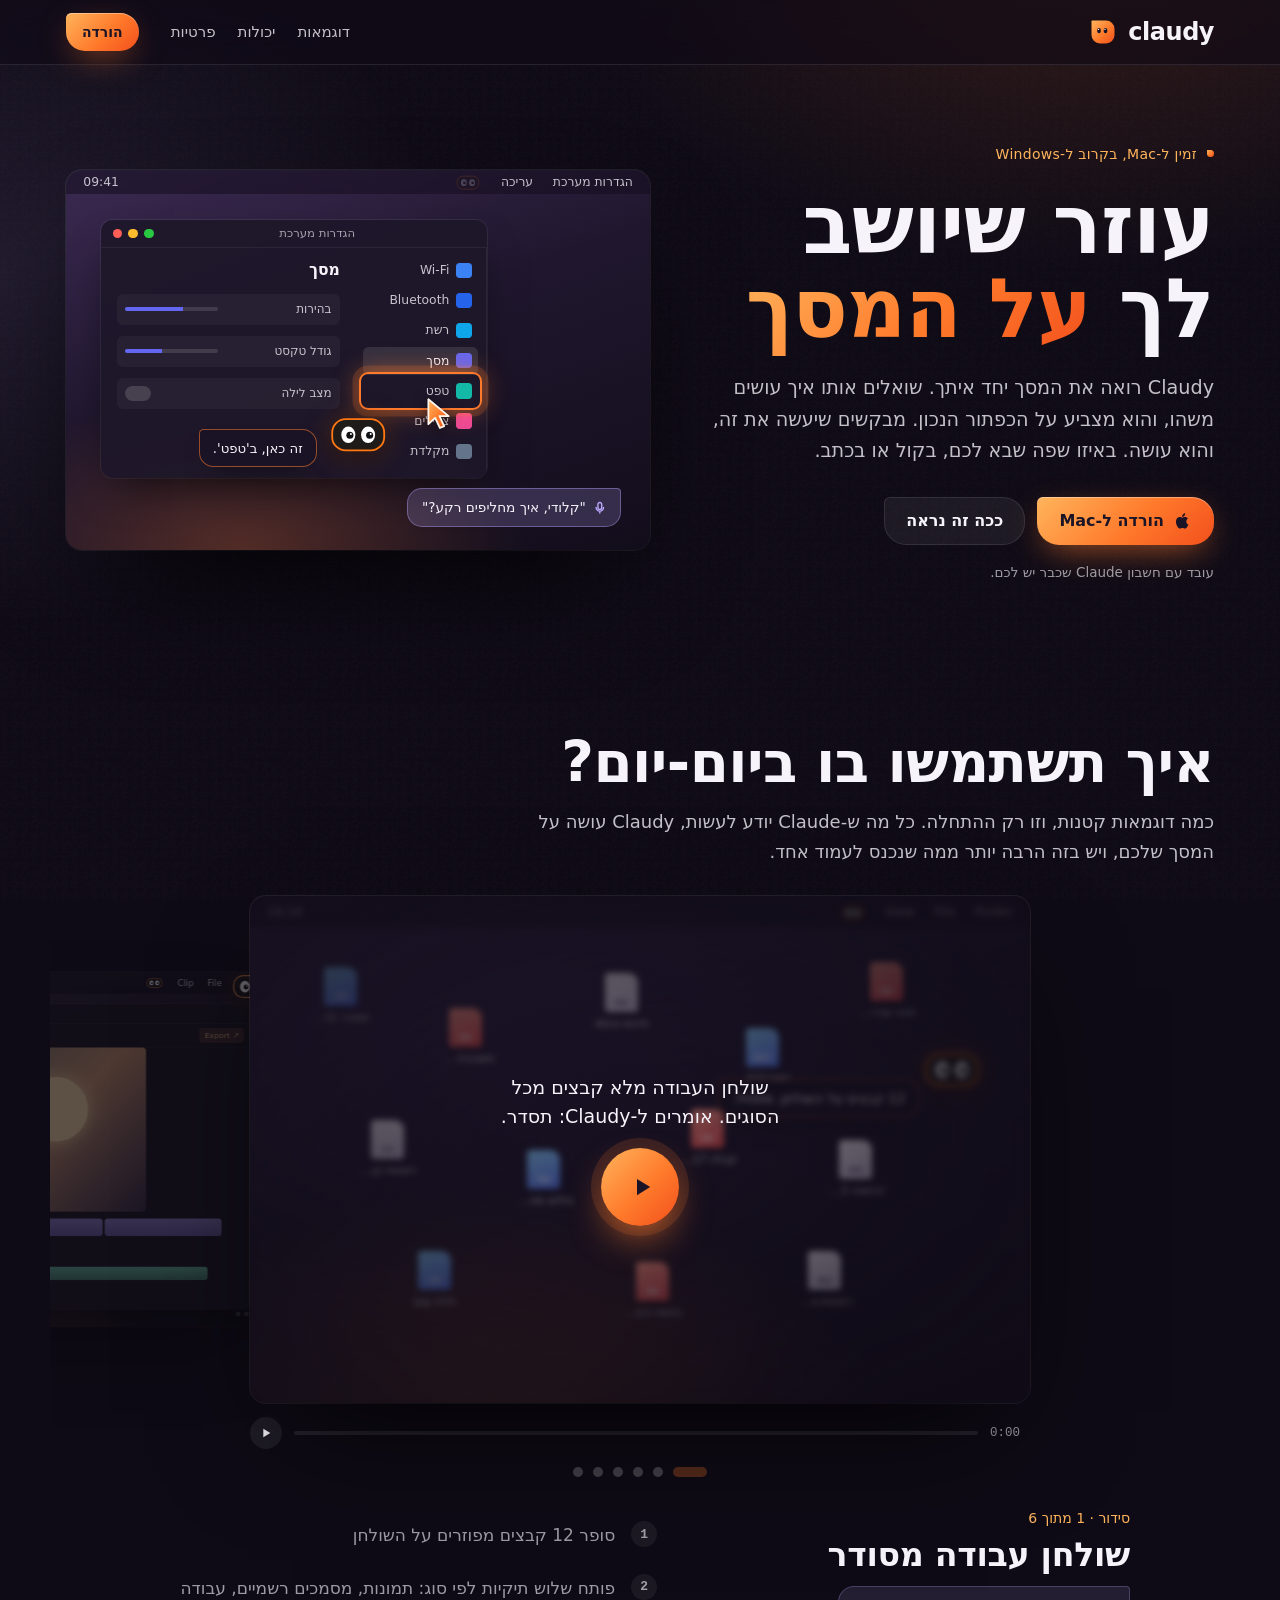
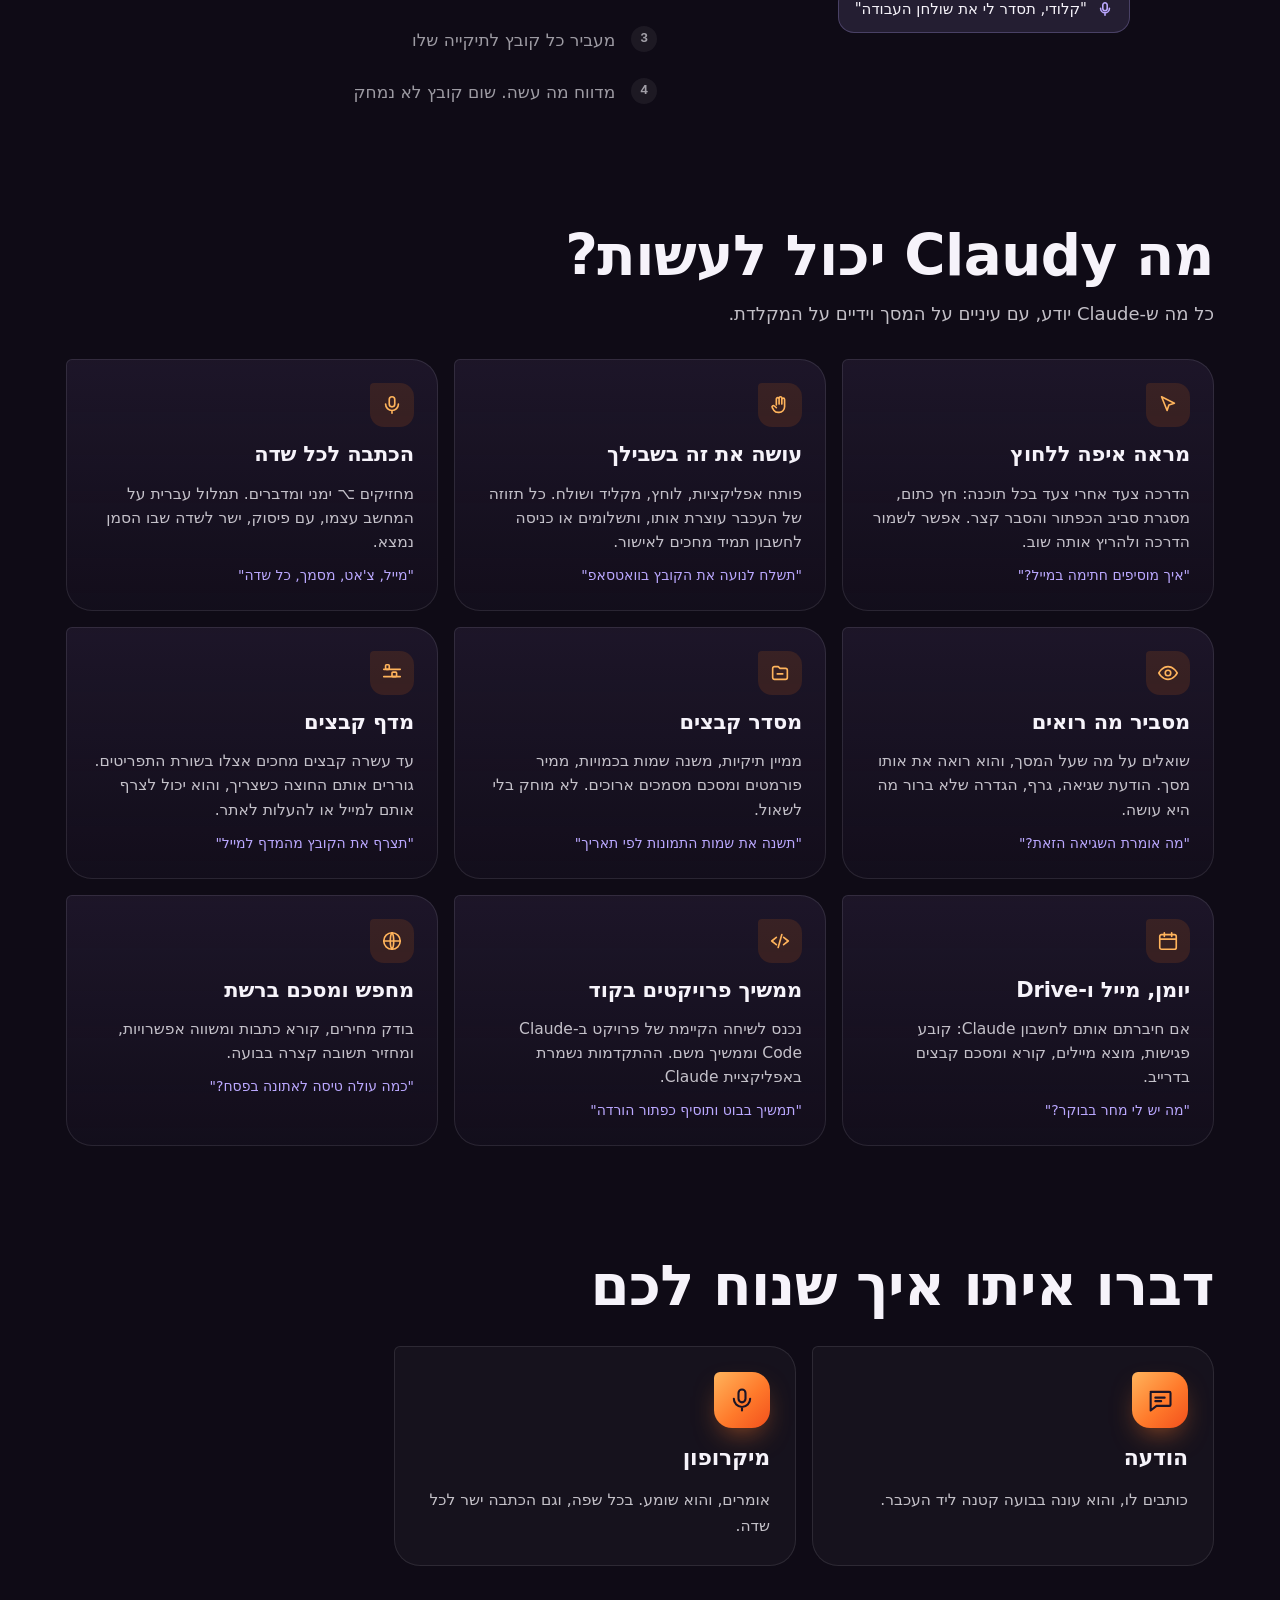
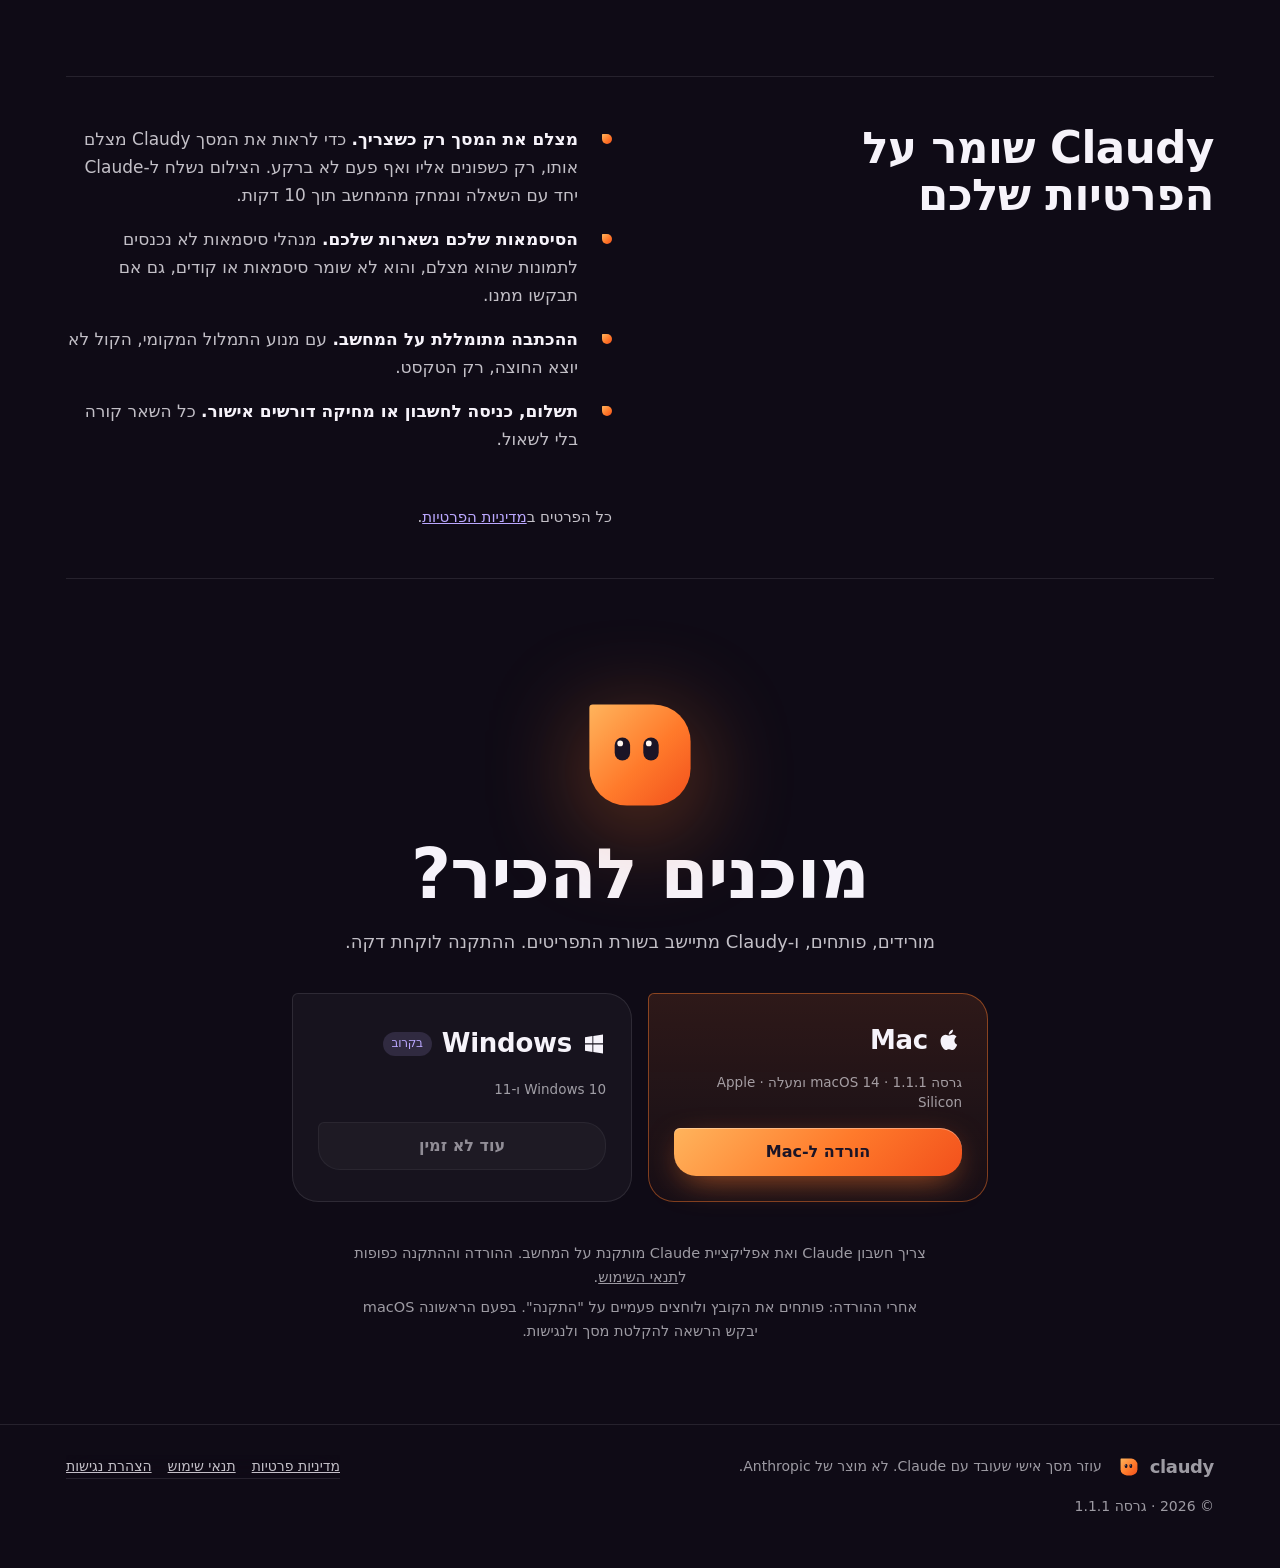
<file: index.html>
<!doctype html>
<html lang="he" dir="rtl">
<head>
<meta charset="utf-8">
<meta name="viewport" content="width=device-width, initial-scale=1, viewport-fit=cover">
<title>Claudy</title>
<meta name="description" content="Claudy יושב בשורת התפריטים, רואה את המסך יחד איתך, מצביע על הכפתור הנכון ועושה משימות. בעברית.">
<meta http-equiv="Content-Security-Policy" content="default-src 'self'; script-src 'self' 'unsafe-inline'; style-src 'self' 'unsafe-inline' https://fonts.googleapis.com; font-src https://fonts.gstatic.com; img-src 'self' data:; connect-src 'self'; object-src 'none'; base-uri 'self'; form-action 'none'; upgrade-insecure-requests">
<meta name="referrer" content="strict-origin-when-cross-origin">
<link rel="icon" href="assets/mark.svg" type="image/svg+xml">
<link rel="apple-touch-icon" href="assets/app-icon.png">
<link rel="canonical" href="https://daelamir2002-rgb.github.io/claudy-site/">
<meta name="theme-color" content="#0F0B16">
<meta property="og:type" content="website">
<meta property="og:locale" content="he_IL">
<meta property="og:site_name" content="Claudy">
<meta property="og:title" content="Claudy · עוזר שיושב לך על המסך">
<meta property="og:description" content="מצביע איפה ללחוץ, ועושה כשמבקשים. ל-Mac, בכל שפה, בקול או בכתב.">
<meta property="og:url" content="https://daelamir2002-rgb.github.io/claudy-site/">
<meta property="og:image" content="https://daelamir2002-rgb.github.io/claudy-site/assets/share.jpg">
<meta property="og:image:width" content="1200">
<meta property="og:image:height" content="630">
<meta property="og:image:alt" content="Claudy: דמות עם שתי עיניים במסגרת כתומה, ולידה הכיתוב עוזר שיושב לך על המסך">
<meta name="twitter:card" content="summary_large_image">
<link rel="preconnect" href="https://fonts.googleapis.com">
<link rel="preconnect" href="https://fonts.gstatic.com" crossorigin>
<link rel="stylesheet" href="https://fonts.googleapis.com/css2?family=Fredoka:wght@500;600;700&family=IBM+Plex+Sans+Hebrew:wght@400;500;600&family=IBM+Plex+Mono:wght@500&display=swap">
<style>
/* Layout: one long night sky. A hero with a live desktop, then six sticky stages that play as you scroll,
   then the faces, the ways in, and the downloads. Claudy himself rides next to the mouse the whole way. */
:root {
  --night: #0F0B16;
  --plum: #1B1426;
  --plum-2: #261D35;
  --plum-3: #3A2E4E;
  --mist: #F6F3FA;
  --mist-2: rgba(246, 243, 250, .78);
  --mist-3: rgba(246, 243, 250, .62);
  --line: rgba(246, 243, 250, .1);
  --ember: #FF7A2B;
  --ember-hi: #FFB45C;
  --ember-lo: #F2501C;
  --lilac: #BBA8FF;
  --mint: #7DE3B5;
  --grad: linear-gradient(135deg, #FFB45C 0%, #FF7A2B 55%, #F2501C 100%);
  --f-display: "Fredoka", ui-rounded, "SF Pro Rounded", system-ui, sans-serif;
  --f-body: "IBM Plex Sans Hebrew", -apple-system, "Segoe UI", system-ui, sans-serif;
  --f-mono: "IBM Plex Mono", ui-monospace, Menlo, monospace;
  --pad: max(16px, env(safe-area-inset-left, 0px));
  --pad-r: max(16px, env(safe-area-inset-right, 0px));
  color-scheme: dark;
}
* { box-sizing: border-box; }
html { scroll-behavior: smooth; }
body {
  margin: 0; background: var(--night); color: var(--mist);
  font: 17px/1.65 var(--f-body); -webkit-font-smoothing: antialiased; overflow-x: hidden;
}
img, svg { max-width: 100%; }
a { color: inherit; }
h1, h2, h3 { font-family: var(--f-display); font-weight: 600; text-wrap: balance; margin: 0; letter-spacing: -.01em; }
p { margin: 0; }
.wrap { max-width: 1180px; margin: 0 auto; padding-left: var(--pad); padding-right: var(--pad-r); }
.sky {
  position: fixed; inset: 0; z-index: -1; pointer-events: none;
  background:
    radial-gradient(60vw 40vw at 85% -10%, rgba(255, 122, 43, .16), transparent 70%),
    radial-gradient(50vw 40vw at 0% 30%, rgba(187, 168, 255, .10), transparent 70%),
    var(--night);
}
.grain { position: fixed; inset: 0; z-index: -1; opacity: .06; pointer-events: none;
  background-image: url("data:image/svg+xml,%3Csvg xmlns='http://www.w3.org/2000/svg' width='160' height='160'%3E%3Cfilter id='n'%3E%3CfeTurbulence baseFrequency='.9' numOctaves='2'/%3E%3C/filter%3E%3Crect width='100%25' height='100%25' filter='url(%23n)'/%3E%3C/svg%3E"); }

/* skip link */
.skip { position: absolute; inset-inline-start: 12px; top: -60px; z-index: 200; background: var(--ember); color: var(--plum); padding: 10px 16px; border-radius: 10px; font-weight: 600; text-decoration: none; }
.skip:focus { top: calc(12px + env(safe-area-inset-top, 0px)); }
main:focus { outline: none; }

/* nav */
nav { position: sticky; top: env(safe-area-inset-top, 0px); z-index: 40; backdrop-filter: blur(14px) saturate(1.3);
  background: rgba(15, 11, 22, .62); border-bottom: 1px solid var(--line); }
body::before { content: ""; position: fixed; inset: 0 0 auto; height: env(safe-area-inset-top, 0px); z-index: 41; background: var(--night); }
nav .wrap { display: flex; align-items: center; gap: 28px; height: 64px; }
.logo { display: flex; align-items: center; gap: 10px; text-decoration: none; direction: ltr; }
.logo svg { width: 30px; height: 30px; }
.logo b { font: 600 24px/1 var(--f-display); letter-spacing: -.02em; }
nav .links { display: flex; gap: 22px; margin-inline-start: auto; font-size: 15px; color: var(--mist-2); }
nav .links a { text-decoration: none; transition: color .15s; }
nav .links a:hover { color: var(--mist); }
.btn {
  display: inline-flex; align-items: center; gap: 10px; height: 48px; padding: 0 22px; border: 0; cursor: pointer;
  font: 600 16px/1 var(--f-body); text-decoration: none; color: var(--plum);
  background: var(--grad); border-radius: 6px 22px 22px 22px;
  box-shadow: 0 10px 34px -10px rgba(255, 122, 43, .75), inset 0 1px 0 rgba(255, 255, 255, .35);
  transition: transform .2s cubic-bezier(.3, 1.6, .5, 1), box-shadow .2s;
}
.btn:hover { transform: translateY(-2px); box-shadow: 0 16px 40px -10px rgba(255, 122, 43, .9), inset 0 1px 0 rgba(255, 255, 255, .35); }
.btn.ghost { background: rgba(255, 255, 255, .06); color: var(--mist); box-shadow: inset 0 0 0 1px var(--line); }
.btn.sm { height: 38px; padding: 0 16px; font-size: 14px; }
.btn:focus-visible, a:focus-visible { outline: 2px solid var(--ember-hi); outline-offset: 3px; }
nav .btn { margin-inline-start: 4px; }

/* hero */
.hero { padding-block: 72px 40px; }
.hero .wrap { display: grid; grid-template-columns: 1fr 1.15fr; gap: 56px; align-items: center; }
.eyebrow { font: 500 13px/1 var(--f-mono); letter-spacing: .08em; color: var(--ember-hi); text-transform: uppercase; display: inline-flex; gap: 10px; align-items: center; }
.eyebrow::before { content: ""; width: 7px; height: 7px; border-radius: 1px 7px 7px 7px; background: var(--grad); }
.hero h1 { font-size: clamp(44px, 6.4vw, 84px); line-height: 1.02; margin: 18px 0 22px; }
.hero h1 em { font-style: normal; background: var(--grad); -webkit-background-clip: text; background-clip: text; color: transparent; }
.hero .lead { font-size: clamp(17px, 1.5vw, 19.5px); color: var(--mist-2); max-width: 34em; }
.hero .cta { display: flex; flex-wrap: wrap; gap: 12px; margin-top: 30px; }
.hero .fine { margin-top: 16px; font-size: 13.5px; color: var(--mist-3); }

/* a fake Mac screen */
.screen {
  position: relative; aspect-ratio: 16 / 10.4; width: 100%; max-width: 100%; border-radius: 16px; overflow: hidden;
  background: linear-gradient(160deg, #3B2A52 0%, #20172E 45%, #120D1B 100%);
  box-shadow: 0 50px 120px -40px rgba(0, 0, 0, .9), 0 0 0 1px rgba(255, 255, 255, .08), inset 0 1px 0 rgba(255, 255, 255, .06);
  font-size: clamp(9px, 1.05vw, 13px); direction: rtl;
}
.screen::before { content: ""; position: absolute; inset: 0; pointer-events: none;
  background: radial-gradient(70% 60% at 30% 100%, rgba(255, 122, 43, .25), transparent 70%); }
.menubar { position: absolute; inset: 0 0 auto; height: 6.2%; display: flex; align-items: center; gap: 1.6em; padding: 0 1.4em;
  background: rgba(20, 14, 30, .55); backdrop-filter: blur(8px); color: var(--mist-2); font-size: .95em; z-index: 3; }
.menubar .face { margin-inline-end: auto; }
.menubar .clock { font-variant-numeric: tabular-nums; }
.win { position: absolute; border-radius: .9em; background: rgba(30, 23, 42, .92); box-shadow: 0 1.6em 3em -1em rgba(0, 0, 0, .6), 0 0 0 1px rgba(255, 255, 255, .07); overflow: hidden; }
.win .bar { height: 2.2em; display: flex; align-items: center; gap: .45em; padding: 0 .9em; border-bottom: 1px solid rgba(255, 255, 255, .06); direction: ltr; }
.win .bar i { width: .75em; height: .75em; border-radius: 50%; background: #FF5F57; }
.win .bar i:nth-child(2) { background: #FEBC2E; } .win .bar i:nth-child(3) { background: #28C840; }
.win .bar span { margin-inline-start: auto; margin-inline-end: auto; color: var(--mist-3); font-size: .9em; direction: rtl; }

/* Claudy as drawn in scenes */
.cl { position: absolute; width: 4.8em; height: 3.2em; z-index: 6; transition: left .6s cubic-bezier(.4, 1.4, .5, 1), top .6s cubic-bezier(.4, 1.4, .5, 1); }
.cl svg { width: 100%; height: 100%; overflow: visible; filter: drop-shadow(0 .4em .9em rgba(0, 0, 0, .55)) drop-shadow(0 0 .8em rgba(255, 120, 20, .25)); }
.bubble {
  position: absolute; z-index: 7; max-width: 17em; padding: .65em 1em; font-size: 1.02em; line-height: 1.45;
  background: rgba(27, 20, 38, .94); color: var(--mist); border: 1px solid rgba(255, 122, 43, .55);
  border-radius: .35em 1.1em 1.1em 1.1em; box-shadow: 0 1em 2em -1em rgba(0, 0, 0, .7);
  transition: opacity .3s, transform .3s; white-space: normal;
}
.bubble.off { opacity: 0; transform: translateY(.4em); }
.arrow { position: absolute; width: 2.1em; height: 2.6em; z-index: 8; transition: left .7s cubic-bezier(.5, 0, .2, 1), top .7s cubic-bezier(.5, 0, .2, 1), opacity .3s; filter: drop-shadow(0 .3em .5em rgba(0, 0, 0, .5)); }
.ring { position: absolute; z-index: 5; border: .2em solid var(--ember); border-radius: .7em; box-shadow: 0 0 0 .5em rgba(255, 122, 43, .18), 0 0 2em rgba(255, 122, 43, .5);
  transition: all .7s cubic-bezier(.5, 0, .2, 1); pointer-events: none; }

/* hero scene: ask → Claudy shows where → the wallpaper changes */
#heroScene .wall2 { position: absolute; inset: 0; background: linear-gradient(160deg, #FFB45C 0%, #E2532A 45%, #5B2A6E 100%); opacity: 0; transition: opacity 1.2s ease; }
#heroScene .wall2.on { opacity: 1; }
.settings { left: 6%; top: 13%; width: 66%; height: 68%; }
.settings .side { position: absolute; inset: 2.2em 0 0 auto; width: 34%; padding: .6em; display: grid; gap: .15em; align-content: start; border-inline-start: 1px solid rgba(255, 255, 255, .06); }
.settings .it { display: flex; align-items: center; gap: .55em; padding: .32em .5em; border-radius: .45em; font-size: .95em; color: var(--mist-2); transition: background .3s, color .3s; }
.settings .it i { width: 1.25em; height: 1.25em; border-radius: .3em; flex: none; }
.settings .it.on { background: rgba(255, 255, 255, .1); color: var(--mist); }
.settings .pane { position: absolute; inset: 2.2em 34% 0 0; padding: 1em 1.2em; display: none; align-content: start; gap: .8em; }
.settings .pane.on { display: grid; animation: paneIn .35s ease; }
@keyframes paneIn { from { opacity: 0; transform: translateX(.6em); } }
.settings h4 { margin: 0 0 .2em; font: 600 1.2em/1.2 var(--f-display); color: var(--mist); }
.settings .row { display: flex; align-items: center; gap: 1em; justify-content: space-between; font-size: .92em; color: var(--mist-2); padding: .5em .7em; border-radius: .5em; background: rgba(255, 255, 255, .04); }
.settings .row b { width: 45%; height: .35em; border-radius: .3em; background: rgba(255, 255, 255, .12); overflow: hidden; direction: ltr; }
.settings .row b u { display: block; height: 100%; background: #6366F1; }
.settings .row em { width: 2.2em; height: 1.25em; border-radius: 1em; background: rgba(255, 255, 255, .14); }
.settings .tiles { display: grid; grid-template-columns: repeat(3, 1fr); gap: .6em; }
.settings .tiles i { aspect-ratio: 16 / 10; border-radius: .45em; box-shadow: inset 0 0 0 1px rgba(255, 255, 255, .1); transition: box-shadow .3s; }
.settings .tiles i.sel { box-shadow: 0 0 0 .18em #3B82F6; }
.hask { position: absolute; right: 5%; bottom: 6%; z-index: 9; display: flex; gap: .5em; align-items: center; padding: .55em 1em; border-radius: 1.1em .3em 1.1em 1.1em;
  background: rgba(187, 168, 255, .2); border: 1px solid rgba(187, 168, 255, .4); color: var(--mist); font-size: 1.05em; backdrop-filter: blur(6px);
  opacity: 0; transform: translateY(.6em); transition: opacity .4s, transform .4s; }
.hask.on { opacity: 1; transform: none; }
.hask svg { width: 1em; height: 1em; color: var(--lilac); }
#hFace { transition: opacity .3s; }
.ripple { position: absolute; z-index: 9; width: 2.6em; height: 2.6em; margin: -1.3em 0 0 -1.3em; border-radius: 50%; border: .2em solid var(--ember-hi); opacity: 0; pointer-events: none; }
.ripple.go { animation: rip .55s ease-out; }
@keyframes rip { from { opacity: 1; transform: scale(.3); } to { opacity: 0; transform: scale(1.4); } }

/* demos */
.section-head { padding-block: 110px 30px; display: grid; gap: 14px; max-width: 760px; }
.section-head h2 { font-size: clamp(34px, 4.4vw, 58px); line-height: 1.06; }
.section-head p { color: var(--mist-2); font-size: 18px; max-width: 40em; }
.demo { position: relative; height: 260vh; }
.demo .pin { position: sticky; top: calc(64px + env(safe-area-inset-top, 0px)); height: calc(100vh - 64px); display: flex; align-items: center; }
.demo .pin .wrap { width: 100%; display: grid; grid-template-columns: .82fr 1.18fr; gap: 56px; align-items: center; }
.demo .copy { display: grid; gap: 16px; align-content: center; }
.demo .copy .kicker { font: 500 13px/1 var(--f-mono); color: var(--ember-hi); letter-spacing: .06em; }
.demo .copy h3 { font-size: clamp(30px, 3.4vw, 46px); line-height: 1.08; }
.demo .copy p { color: var(--mist-2); font-size: 18px; max-width: 30em; }
.demo .ask { align-self: start; display: inline-flex; gap: 10px; align-items: center; padding: 10px 16px; border-radius: 4px 16px 16px 16px;
  background: rgba(187, 168, 255, .12); border: 1px solid rgba(187, 168, 255, .25); color: var(--mist); font-size: 15.5px; width: fit-content; max-width: 100%; }
.demo .ask svg { flex: none; width: 16px; height: 16px; color: var(--lilac); }
.progress { height: 3px; border-radius: 3px; background: var(--line); overflow: hidden; max-width: 240px; }
.progress i { display: block; height: 100%; width: calc(var(--p, 0) * 100%); background: var(--grad); }

/* desktop cleanup */
.file { position: absolute; width: 5.4em; display: grid; justify-items: center; gap: .25em; font-size: .82em; color: var(--mist); text-align: center; z-index: 2; will-change: transform; }
.file .ic { width: 3.1em; height: 3.7em; border-radius: .35em .9em .35em .35em; background: #E9E4F1; position: relative; box-shadow: 0 .4em .8em -.3em rgba(0, 0, 0, .5); }
.file .ic::after { content: attr(data-ext); position: absolute; bottom: .45em; inset-inline: 0; font: 700 .72em/1 var(--f-mono); color: #fff; padding: .2em 0; }
.file .ic[data-k="img"] { background: linear-gradient(160deg, #8BD3FF, #5B7CFA); }
.file .ic[data-k="doc"] { background: linear-gradient(160deg, #F4F1F8, #C9C0D8); } .file .ic[data-k="doc"]::after { color: #4A3D63; }
.file .ic[data-k="pdf"] { background: linear-gradient(160deg, #FF9C8A, #E5484D); }
.file .ic[data-k="vid"] { background: linear-gradient(160deg, #C4A6FF, #7C5CFF); }
.file span { text-shadow: 0 1px 3px rgba(0, 0, 0, .8); white-space: nowrap; overflow: hidden; text-overflow: ellipsis; max-width: 100%; }
.folder { position: absolute; width: 6.4em; display: grid; justify-items: center; gap: .3em; font-size: .88em; z-index: 1; transform-origin: 50% 80%; }
.folder .fi { width: 4.6em; height: 3.5em; position: relative; }
.folder .fi::before { content: ""; position: absolute; inset: 0 0 auto 0; width: 45%; height: 30%; border-radius: .4em .4em 0 0; background: #5AA7F2; }
.folder .fi::after { content: ""; position: absolute; inset: 20% 0 0; border-radius: .25em .5em .5em .5em; background: linear-gradient(180deg, #7CC0FF, #4C95E8); box-shadow: 0 .4em .9em -.3em rgba(0, 0, 0, .5); }
.folder b { font-weight: 500; text-shadow: 0 1px 3px rgba(0, 0, 0, .8); }
.folder em { position: absolute; top: -.4em; left: .2em; min-width: 1.6em; height: 1.6em; padding: 0 .35em; border-radius: 1em; background: var(--ember); color: var(--plum); font: 700 .8em/1.6em var(--f-body); font-style: normal; text-align: center; z-index: 2; }

/* editor tutorial */
.ed { position: absolute; inset: 9% 4% 5% 4%; display: grid; grid-template-rows: 2.2em 2.6em 1fr 32%; }
.ed .tools { display: flex; gap: .4em; padding: .3em .8em; align-items: center; direction: ltr; border-bottom: 1px solid rgba(255, 255, 255, .06); }
.ed .tools u { height: 1.9em; padding: 0 .7em; border-radius: .45em; background: rgba(255, 255, 255, .06); display: grid; place-items: center; text-decoration: none; color: var(--mist-2); font-size: .85em; }
.ed .tools u.exp { margin-left: auto; background: rgba(255, 122, 43, .2); color: var(--ember-hi); }
.ed .viewer { display: grid; place-items: center; }
.ed .viewer div { width: 58%; aspect-ratio: 16 / 9; border-radius: .4em; background: linear-gradient(135deg, #2D6D7A, #E08A4C 60%, #3B2A52); position: relative; overflow: hidden; }
.ed .viewer div::after { content: ""; position: absolute; width: 22%; aspect-ratio: 1; border-radius: 50%; background: #FFD27A; top: 18%; right: 20%; box-shadow: 0 0 2em #FFD27A; }
.ed .tl { border-top: 1px solid rgba(255, 255, 255, .06); position: relative; padding: .7em .8em; display: grid; gap: .4em; direction: ltr; }
.ed .track { display: flex; gap: .25em; height: 1.9em; }
.ed .track b { border-radius: .35em; background: linear-gradient(180deg, #8C76E8, #6A55C9); }
.ed .track.a b { background: linear-gradient(180deg, #3CBF94, #26876A); height: 1.4em; align-self: end; }
.ed .head { position: absolute; top: .3em; bottom: .3em; left: 41%; width: 2px; background: var(--ember-hi); box-shadow: 0 0 .6em var(--ember); }
.ed .head::before { content: ""; position: absolute; top: -.2em; left: -.35em; width: .8em; height: .6em; background: var(--ember-hi); border-radius: .15em; }
.steps { position: absolute; bottom: 3%; right: 3%; display: flex; gap: .35em; z-index: 9; }
.steps i { width: .55em; height: .55em; border-radius: 50%; background: rgba(255, 255, 255, .2); transition: background .3s, width .3s; }
.steps i.on { background: var(--ember); width: 1.6em; border-radius: .3em; }

/* dictation */
.chat { position: absolute; inset: 11% 8% 24% 8%; display: grid; grid-template-rows: 2.2em 1fr auto; }
.chat .log { padding: 1em 1.2em; display: grid; gap: .6em; align-content: end; }
.chat .log p { max-width: 70%; padding: .5em .9em; border-radius: 1em 1em 1em .3em; background: rgba(255, 255, 255, .07); justify-self: end; font-size: .95em; }
.chat .log p.me { justify-self: start; background: #2C6BE8; border-radius: 1em 1em .3em 1em; }
.chat .field { margin: .8em; padding: .7em 1em; min-height: 2.8em; border-radius: 1.4em; background: rgba(255, 255, 255, .06); box-shadow: inset 0 0 0 1px rgba(255, 255, 255, .1); display: flex; align-items: center; gap: .3em; flex-wrap: wrap; }
.chat .field.live { box-shadow: inset 0 0 0 2px rgba(255, 122, 43, .7), 0 0 1.4em rgba(255, 122, 43, .25); }
.chat .caret { display: inline-block; width: 2px; height: 1.2em; background: var(--ember-hi); animation: blink 1s steps(2) infinite; vertical-align: middle; }
@keyframes blink { 50% { opacity: 0; } }
.chat .raw { color: var(--mist-3); }
.key { position: absolute; z-index: 9; display: grid; place-items: center; min-width: 3.4em; height: 3.4em; padding: 0 .8em; border-radius: .6em;
  background: linear-gradient(180deg, #3A2E4E, #261D35); box-shadow: 0 .35em 0 #120D1B, inset 0 1px 0 rgba(255, 255, 255, .15); font: 600 1.05em/1 var(--f-mono); color: var(--mist); transition: transform .12s, box-shadow .12s, background .2s; direction: ltr; }
.key.down { transform: translateY(.3em); box-shadow: 0 .05em 0 #120D1B, 0 0 1.6em rgba(255, 122, 43, .6); background: linear-gradient(180deg, #FF8A3D, #F2501C); color: var(--plum); }
.key small { display: block; font-size: .55em; font-weight: 500; opacity: .7; margin-top: .2em; }
.wave { position: absolute; z-index: 9; display: flex; gap: .22em; align-items: center; height: 2.6em; }
.wave i { width: .28em; border-radius: .2em; background: var(--ember-hi); height: 20%; transition: height .12s; }

/* shelf */
.shelf-bar { position: absolute; top: 0; left: 0; right: 0; height: 6.2%; z-index: 4; }
.strip { position: absolute; top: 7.4%; z-index: 5; height: 7.2em; border-radius: 1.6em .4em 1.6em 1.6em; background: rgba(27, 20, 38, .95); border: 1px solid rgba(255, 122, 43, .6);
  box-shadow: 0 1.4em 3em -1em rgba(0, 0, 0, .8); display: flex; align-items: center; gap: .7em; padding: 0 .9em; overflow: hidden; direction: rtl; }
.strip .tile { flex: none; width: 5.3em; height: 5.6em; border-radius: .7em; background: rgba(255, 255, 255, .05); display: grid; justify-items: center; align-content: center; gap: .35em; font-size: .78em; color: var(--mist-2); }
.strip .tile .ic { width: 2.4em; height: 2.9em; }
.drop { position: absolute; z-index: 2; border: .15em dashed rgba(255, 255, 255, .25); border-radius: .9em; display: grid; place-items: center; text-align: center; color: var(--mist-3); transition: all .3s; padding: 1em; }
.drop.ok { border-color: var(--mint); color: var(--mint); background: rgba(125, 227, 181, .08); border-style: solid; }
.badge { position: absolute; top: -.35em; left: -.45em; min-width: 1.4em; height: 1.4em; border-radius: 1em; background: var(--ember); color: var(--plum); font: 700 .75em/1.4em var(--f-body); text-align: center; z-index: 2; transition: transform .25s cubic-bezier(.3, 1.8, .5, 1); }

/* hands */
.msgr { position: absolute; inset: 11% 6% 6% 6%; display: grid; grid-template-columns: 34% 1fr; grid-template-rows: 2.2em 1fr; }
.msgr .bar { grid-column: 1 / -1; }
.msgr .contacts { border-inline-end: 1px solid rgba(255, 255, 255, .06); padding: .6em; display: grid; gap: .3em; align-content: start; }
.msgr .search { height: 2.2em; border-radius: .6em; background: rgba(255, 255, 255, .06); display: flex; align-items: center; padding: 0 .8em; color: var(--mist-3); font-size: .9em; margin-bottom: .4em; transition: box-shadow .3s; }
.msgr .search.on { box-shadow: inset 0 0 0 2px var(--ember); color: var(--mist); }
.msgr .c { display: flex; gap: .6em; align-items: center; padding: .45em .5em; border-radius: .6em; font-size: .92em; transition: background .3s; }
.msgr .c.on { background: rgba(44, 107, 232, .35); }
.msgr .c i { width: 2.1em; height: 2.1em; border-radius: 50%; flex: none; background: linear-gradient(135deg, #F3B4C9, #B66AD9); }
.msgr .c:nth-child(3) i { background: linear-gradient(135deg, #9FD6FF, #4C7DF0); } .msgr .c:nth-child(4) i { background: linear-gradient(135deg, #B8F0C9, #3BAA77); }
.msgr .c:nth-child(5) i { background: linear-gradient(135deg, #FFD9A0, #E58B2E); }
.msgr .c small { display: block; color: var(--mist-3); font-size: .85em; }
.msgr .conv { display: grid; grid-template-rows: 1fr auto; }
.msgr .conv .log { padding: 1em; display: grid; gap: .5em; align-content: end; }
.msgr .conv .log p { max-width: 70%; padding: .5em .9em; border-radius: 1em 1em 1em .3em; background: rgba(255, 255, 255, .07); justify-self: end; font-size: .95em; }
.msgr .conv .log p.me { justify-self: start; background: #2C6BE8; border-radius: 1em 1em .3em 1em; }
.msgr .conv .field { margin: .7em; height: 2.6em; border-radius: 1.3em; background: rgba(255, 255, 255, .06); display: flex; align-items: center; padding: 0 1em; font-size: .95em; }
.check { position: absolute; z-index: 9; width: 4em; height: 4em; opacity: 0; transform: scale(.6); transition: all .35s cubic-bezier(.3, 1.8, .5, 1); }
.check.on { opacity: 1; transform: scale(1); }

/* projects */
.term { position: absolute; inset: 12% 6% 7% 34%; font-family: var(--f-mono); font-size: .88em; direction: ltr; text-align: left; }
.term .body { padding: 1em 1.2em; display: grid; gap: .55em; }
.term .ln { opacity: .0; transform: translateY(.3em); transition: all .35s; color: var(--mist-2); display: flex; gap: .7em; }
.term .ln.on { opacity: 1; transform: none; }
.term .ln b { color: var(--ember-hi); font-weight: 500; } .term .ln .ok { color: var(--mint); }
.plist { position: absolute; inset: 12% 68% 7% 4%; padding: .8em; display: grid; gap: .45em; align-content: start; }
.plist div { padding: .55em .7em; border-radius: .6em; background: rgba(255, 255, 255, .04); font-size: .88em; color: var(--mist-2); transition: all .4s; }
.plist div.on { background: rgba(255, 122, 43, .16); color: var(--mist); box-shadow: inset 0 0 0 1px rgba(255, 122, 43, .5); }
.plist small { display: block; color: var(--mist-3); font-size: .85em; }

/* examples: a carousel. The current example is big in the middle, its neighbours small at the sides,
   dots below. It plays on demand and stops at the end with a "next" arrow; it never moves on by itself. */
#demos { overflow-x: clip; }
.carousel { --aw: min(780px, 66vw); position: relative; height: calc(var(--aw) * .65); }
.slide { position: absolute; top: 0; left: 50%; width: var(--aw); z-index: 2;
  transform: translateX(-50%) translateX(calc(var(--o, 0) * -82%)) scale(var(--sc, 1)); transform-origin: 50% 50%;
  transition: transform .65s cubic-bezier(.3, .9, .3, 1), opacity .5s, filter .5s; }
.slide .stage { display: block; }
.slide.side { --sc: .7; opacity: .45; filter: saturate(.6) brightness(.8); cursor: pointer; z-index: 1; }
.slide.side:hover { opacity: .7; }
.slide.side * { pointer-events: none; }
.slide.far { --sc: .6; opacity: 0; pointer-events: none; }
.playov { all: unset; position: absolute; top: 0; left: 50%; width: var(--aw); height: 100%; transform: translateX(-50%); border-radius: 16px; cursor: pointer; z-index: 20;
  display: grid; place-content: center; justify-items: center; gap: 18px; text-align: center; padding: 20px; box-sizing: border-box;
  background: radial-gradient(60% 60% at 50% 50%, rgba(15, 11, 22, .5), rgba(15, 11, 22, .8)); backdrop-filter: blur(3px); transition: opacity .35s; }
.playov.hide { opacity: 0; pointer-events: none; }
.playov .sit { max-width: 26em; font-size: clamp(15px, 1.6vw, 19px); color: var(--mist); line-height: 1.5; text-wrap: balance; }
.pbtn { width: 78px; height: 78px; border-radius: 50%; display: grid; place-items: center; color: var(--plum); background: var(--grad);
  box-shadow: 0 16px 40px -10px rgba(255, 122, 43, .9), 0 0 0 10px rgba(255, 122, 43, .14); transition: transform .25s cubic-bezier(.3, 1.6, .5, 1); }
#playov .pbtn svg { margin-right: -4px; }
.playov:hover .pbtn { transform: scale(1.08); }
.nextov:hover .pbtn { transform: translateX(-6px) scale(1.06); }
.playov:focus-visible .pbtn { outline: 3px solid var(--mist); outline-offset: 4px; }
.pbar { display: flex; align-items: center; gap: 12px; margin: 14px auto 0; width: var(--aw, min(780px, 66vw)); max-width: 100%; direction: ltr; }
.pbar button { all: unset; cursor: pointer; width: 32px; height: 32px; border-radius: 50%; display: grid; place-items: center; background: rgba(255, 255, 255, .07); color: var(--mist); }
.pbar button:hover { background: rgba(255, 255, 255, .13); }
.scrub { flex: 1; height: 4px; border-radius: 4px; background: var(--line); overflow: hidden; }
.scrub i { display: block; height: 100%; width: 0; background: var(--grad); }
#ptime { font: 500 12.5px var(--f-mono); color: var(--mist-3); font-variant-numeric: tabular-nums; min-width: 3.2em; }
.dots { display: flex; justify-content: center; gap: 10px; margin-top: 18px; }
.dots button { all: unset; cursor: pointer; width: 10px; height: 10px; border-radius: 10px; background: rgba(255, 255, 255, .22); position: relative; overflow: hidden;
  transition: width .35s cubic-bezier(.3, 1.3, .5, 1), background .3s; }
.dots button:hover { background: rgba(255, 255, 255, .4); }
.dots button[aria-current="true"] { width: 34px; background: rgba(255, 122, 43, .3); }
.dots button i { position: absolute; inset: 0 0 0 auto; width: calc(var(--p, 0) * 100%); background: var(--grad); }
.dots button:focus-visible { outline: 2px solid var(--ember-hi); outline-offset: 3px; }
.explain { display: grid; grid-template-columns: minmax(0, .9fr) minmax(0, 1.1fr); gap: 36px; align-items: start; margin: 34px auto 0; max-width: 980px; }
.explain .ehead { display: grid; gap: 12px; align-content: start; }
.explain .kicker { font: 500 14px/1 var(--f-body); color: var(--ember-hi); }
.explain h3 { font-size: clamp(26px, 2.6vw, 36px); line-height: 1.1; }
.explain .ask { display: inline-flex; gap: 10px; align-items: center; padding: 10px 16px; border-radius: 16px 4px 16px 16px;
  background: rgba(187, 168, 255, .12); border: 1px solid rgba(187, 168, 255, .25); font-size: 15px; width: fit-content; max-width: 100%; }
.explain .ask svg { flex: none; width: 16px; height: 16px; color: var(--lilac); }
.beats { list-style: none; margin: 0; padding: 0; display: grid; gap: 4px; counter-reset: b; }
.beats li { counter-increment: b; display: grid; grid-template-columns: 30px 1fr; gap: 12px; align-items: start; padding: 10px 12px; border-radius: 6px 16px 16px 16px;
  color: var(--mist-3); transition: color .35s, background .35s; }
.beats li::before { content: counter(b); width: 26px; height: 26px; border-radius: 50%; display: grid; place-items: center; font: 600 13px/1 var(--f-mono);
  background: rgba(255, 255, 255, .06); color: var(--mist-3); transition: all .35s; }
.beats li.done { color: var(--mist-2); }
.beats li.done::before { background: rgba(125, 227, 181, .16); color: var(--mint); content: "✓"; }
.beats li.now { color: var(--mist); background: rgba(255, 255, 255, .045); }
.beats li.now::before { background: var(--grad); color: var(--plum); }
@media (max-width: 920px) { .carousel { --aw: 84vw; } .pbar { width: 84vw; } .explain { grid-template-columns: 1fr; gap: 18px; } }

/* capabilities */
.caps { display: grid; grid-template-columns: repeat(3, minmax(0, 1fr)); gap: 16px; }
.cap { padding: 24px; border-radius: 6px 26px 26px 26px; background: linear-gradient(180deg, rgba(38, 29, 53, .6), rgba(27, 20, 38, .35)); box-shadow: inset 0 0 0 1px var(--line);
  display: grid; gap: 10px; align-content: start; transition: transform .3s cubic-bezier(.3, 1.5, .5, 1), box-shadow .3s; }
.cap:hover { transform: translateY(-4px); box-shadow: inset 0 0 0 1px rgba(255, 122, 43, .45), 0 20px 40px -22px rgba(255, 122, 43, .5); }
.cap .ic { width: 44px; height: 44px; border-radius: 4px 14px 14px 14px; display: grid; place-items: center; background: rgba(255, 120, 20, .13); color: var(--ember-hi); }
.cap .ic svg { width: 22px; height: 22px; }
.cap h3 { font-size: 21px; }
.cap p { color: var(--mist-2); font-size: 15.5px; line-height: 1.55; }
.cap q { quotes: none; font-size: 14px; color: var(--lilac); }
.reveal { transition: opacity .6s ease, transform .6s cubic-bezier(.2, .8, .2, 1); }
.reveal.pre { opacity: 0; transform: translateY(24px); }
@media (max-width: 920px) { .caps { grid-template-columns: 1fr 1fr; } }
@media (max-width: 560px) { .caps { grid-template-columns: 1fr; } }

/* faces */
.faces { display: grid; grid-template-columns: repeat(4, minmax(0, 1fr)); gap: 16px; padding-bottom: 40px; }
.facecard { border-radius: 6px 26px 26px 26px; padding: 26px 22px 22px; background: linear-gradient(180deg, rgba(38, 29, 53, .7), rgba(27, 20, 38, .5)); box-shadow: inset 0 0 0 1px var(--line);
  display: grid; gap: 12px; justify-items: start; transition: transform .3s cubic-bezier(.3, 1.5, .5, 1), box-shadow .3s; }
.facecard:hover { transform: translateY(-4px); box-shadow: inset 0 0 0 1px rgba(255, 122, 43, .45), 0 20px 40px -20px rgba(255, 122, 43, .4); }
.facecard svg { width: 92px; height: 92px; overflow: visible; }
.facecard h3 { font-size: 21px; }
.facecard p { color: var(--mist-2); font-size: 15px; line-height: 1.55; }

/* ways in */
.ways { display: grid; grid-template-columns: repeat(3, minmax(0, 1fr)); gap: 16px; }
.ways.two { grid-template-columns: repeat(2, minmax(0, 1fr)); max-width: 820px; }
.way .wic { width: 56px; height: 56px; border-radius: 6px 18px 18px 18px; display: grid; place-items: center; background: var(--grad); color: var(--plum);
  box-shadow: 0 12px 30px -12px rgba(255, 122, 43, .8); }
.way .wic svg { width: 28px; height: 28px; }
.way h3 { font-size: 26px; }
.way { padding: 26px; border-radius: 6px 26px 26px 26px; background: rgba(255, 255, 255, .03); box-shadow: inset 0 0 0 1px var(--line); display: grid; gap: 12px; align-content: start; }
.way .keys { display: flex; gap: 8px; direction: ltr; justify-content: flex-end; }
.way kbd { min-width: 42px; height: 42px; padding: 0 10px; display: grid; place-items: center; border-radius: 9px; font: 600 17px/1 var(--f-mono); color: var(--mist);
  background: linear-gradient(180deg, #3A2E4E, #261D35); box-shadow: 0 4px 0 #120D1B, inset 0 1px 0 rgba(255, 255, 255, .15); }
.way h3 { font-size: 22px; }
.way p { color: var(--mist-2); font-size: 15.5px; }

.privacy { margin-top: 110px; display: grid; grid-template-columns: 1fr 1fr; gap: 56px; align-items: start; padding-block: 48px; border-top: 1px solid var(--line); border-bottom: 1px solid var(--line); }
.privacy h2 { font-size: clamp(30px, 3.4vw, 44px); line-height: 1.1; margin: 0; }
.privacy ul { margin: 0; padding: 0; list-style: none; display: grid; gap: 16px; }
.privacy li { display: grid; grid-template-columns: 22px 1fr; gap: 12px; color: var(--mist-2); }
.privacy li::before { content: ""; width: 10px; height: 10px; margin-top: 9px; border-radius: 1px 10px 10px 10px; background: var(--grad); }
.privacy li b { color: var(--mist); font-weight: 600; }
.privacy .plink { grid-column: 2; color: var(--mist-2); font-size: 15px; margin-top: -4px; }
.privacy .plink a { color: var(--lilac); }
@media (max-width: 920px) { .privacy .plink { grid-column: 1; } }

/* download */
.dl { padding-block: 110px 80px; text-align: center; display: grid; justify-items: center; gap: 18px; }
.dl .big { width: 132px; height: 132px; filter: drop-shadow(0 20px 50px rgba(255, 122, 43, .45)); animation: float 5s ease-in-out infinite; }
@keyframes float { 50% { transform: translateY(-10px) rotate(-2deg); } }
.dl h2 { font-size: clamp(40px, 5.4vw, 72px); line-height: 1.02; }
.dl > p { color: var(--mist-2); font-size: 18px; max-width: 36em; }
.platforms { display: grid; grid-template-columns: repeat(2, minmax(0, 340px)); gap: 16px; margin-top: 18px; justify-content: center; width: 100%; }
.plat { text-align: start; padding: 26px; border-radius: 6px 26px 26px 26px; background: rgba(255, 255, 255, .035); box-shadow: inset 0 0 0 1px var(--line); display: grid; gap: 10px; }
.plat.main { background: linear-gradient(180deg, rgba(255, 122, 43, .13), rgba(255, 122, 43, .03)); box-shadow: inset 0 0 0 1px rgba(255, 122, 43, .45); }
.plat h3 { font-size: 26px; display: flex; align-items: center; gap: 10px; }
.plat h3 svg { width: 24px; height: 24px; }
.plat .meta { font: 500 13.5px/1.5 var(--f-body); color: var(--mist-3); direction: rtl; }
.plat .btn { justify-content: center; margin-top: 6px; }
.plat .soon { font-size: 12px; padding: 2px 9px; border-radius: 99px; background: rgba(187, 168, 255, .15); color: var(--lilac); font-family: var(--f-body); font-weight: 500; }
.btn[aria-disabled="true"] { pointer-events: none; opacity: .55; }
.steps-install { margin-top: 22px; display: grid; gap: 6px; color: var(--mist-3); font-size: 14.5px; max-width: 40em; }
footer { padding-block: 30px 50px; color: var(--mist-3); font-size: 14px; border-top: 1px solid var(--line); }
footer .wrap { display: flex; gap: 16px; align-items: center; flex-wrap: wrap; }
footer .logo svg { width: 22px; height: 22px; } footer .logo b { font-size: 18px; }
footer .legal { display: flex; flex-wrap: wrap; gap: 6px 16px; margin-inline-start: auto; }
footer .legal a { color: var(--mist-2); }
footer .ver { width: 100%; }

/* the Claudy that follows the mouse */
#buddy { position: fixed; left: 0; top: 0; z-index: 100; pointer-events: none; width: 66px; height: 44px; will-change: transform; transition: opacity .3s; }
#buddy svg { width: 100%; height: 100%; overflow: visible; filter: drop-shadow(0 6px 12px rgba(0, 0, 0, .6)) drop-shadow(0 0 10px rgba(255, 120, 20, .25)); }
#buddy .say { position: absolute; top: 2px; right: 74px; white-space: nowrap; padding: 7px 13px; font-size: 14px; border-radius: 14px 4px 14px 14px;
  background: rgba(27, 20, 38, .95); border: 1px solid rgba(255, 122, 43, .55); color: var(--mist); box-shadow: 0 10px 24px -8px rgba(0, 0, 0, .7);
  opacity: 0; transform: translateX(6px) scale(.96); transform-origin: right top; transition: opacity .25s, transform .25s; }
#buddy .say.on { opacity: 1; transform: none; }
#buddy .zz { position: absolute; top: -14px; left: -6px; font: 600 14px var(--f-display); color: var(--lilac); opacity: 0; transition: opacity .4s; }
#buddy.sleep .zz { opacity: 1; animation: zz 2.4s ease-in-out infinite; }
@keyframes zz { 50% { transform: translate(-4px, -6px); } }
@media (hover: none) { #buddy { display: none; } }

@media (max-width: 920px) {
  .hero .wrap, .demo .pin .wrap, .privacy { grid-template-columns: 1fr; gap: 28px; }
  .hero { padding-block: 40px 20px; }
  .demo { height: 230vh; }
  .demo .pin .wrap { gap: 18px; }
  .demo .copy p { font-size: 16px; }
  .demo .copy h3 { font-size: 28px; }
  .faces { grid-template-columns: repeat(2, minmax(0, 1fr)); }
  .ways { grid-template-columns: 1fr; }
  nav .links { display: none; }
  nav .btn { margin-inline-start: auto; }
}
@media (max-width: 560px) {
  .platforms { grid-template-columns: 1fr; }
  .demo .copy p { display: none; }
  .faces { grid-template-columns: 1fr 1fr; gap: 10px; }
  .facecard { padding: 18px 14px; } .facecard svg { width: 64px; height: 64px; } .facecard p { font-size: 13.5px; }
}
@media (prefers-reduced-motion: reduce) {
  html { scroll-behavior: auto; }
  .dl .big, #buddy .zz { animation: none; }
  .cl, .arrow, .ring { transition: none; }
}
</style>
</head>
<body>
<div class="sky" aria-hidden="true"></div>
<div class="grain" aria-hidden="true"></div>

<svg width="0" height="0" style="position:absolute" aria-hidden="true">
  <defs>
    <linearGradient id="em" x1="0" y1="0" x2="1" y2="1"><stop offset="0" stop-color="#FFB45C"/><stop offset=".55" stop-color="#FF7A2B"/><stop offset="1" stop-color="#F2501C"/></linearGradient>
    <path id="shape" d="M14 17 Q14 14 17 14 L72 14 A34 34 0 0 1 106 48 L106 72 A34 34 0 0 1 72 106 L48 106 A34 34 0 0 1 14 72 Z"/>
    <symbol id="mark" viewBox="0 0 120 120">
      <use href="#shape" fill="url(#em)"/>
      <rect x="37" y="44" width="14" height="21" rx="7" fill="#1B1426"/><rect x="63" y="44" width="14" height="21" rx="7" fill="#1B1426"/>
      <circle cx="42" cy="49.5" r="2.6" fill="#FFF6EE"/><circle cx="68" cy="49.5" r="2.6" fill="#FFF6EE"/>
    </symbol>
    <symbol id="claudy" viewBox="0 0 120 80">
      <rect x="10" y="10" width="100" height="60" rx="26" fill="#1F1B19" stroke="#FF7814" stroke-width="3.5"/>
      <ellipse cx="41" cy="40" rx="13.5" ry="16" fill="#fff"/><ellipse cx="79" cy="40" rx="13.5" ry="16" fill="#fff"/>
      <circle cx="44" cy="41" r="6.8" fill="#121212"/><circle cx="82" cy="41" r="6.8" fill="#121212"/>
      <circle cx="46" cy="38.5" r="1.9" fill="#fff"/><circle cx="84" cy="38.5" r="1.9" fill="#fff"/>
    </symbol>
    <symbol id="arrow" viewBox="0 0 24 30"><path d="M2 2 L2 24 L8 18.5 L12.2 27.5 L16 25.8 L11.9 17 L20 17 Z" fill="url(#em)" stroke="#FFF6EE" stroke-width="1.6" stroke-linejoin="round"/></symbol>
    <symbol id="apple" viewBox="0 0 24 24"><path fill="currentColor" d="M16.4 12.6c0-2.6 2.1-3.8 2.2-3.9-1.2-1.8-3.1-2-3.7-2-1.6-.2-3.1.9-3.9.9-.8 0-2-.9-3.4-.9-1.7 0-3.3 1-4.2 2.6-1.8 3.1-.5 7.7 1.3 10.2.9 1.2 1.9 2.6 3.2 2.6 1.3-.1 1.8-.8 3.3-.8 1.6 0 2 .8 3.4.8 1.4 0 2.3-1.3 3.1-2.5 1-1.4 1.4-2.8 1.4-2.9 0 0-2.7-1-2.7-4.1zM13.9 5c.7-.9 1.2-2 1-3.2-1 0-2.3.7-3 1.6-.7.8-1.3 2-1.1 3.1 1.2.1 2.3-.6 3.1-1.5z"/></symbol>
    <symbol id="win" viewBox="0 0 24 24"><path fill="currentColor" d="M3 5.2 10.4 4v7.3H3zm8.3-1.3L21 2.5v8.8h-9.7zM3 12.6h7.4V20L3 18.8zm8.3 0H21v8.9l-9.7-1.4z"/></symbol>
    <symbol id="mic" viewBox="0 0 16 16"><path fill="none" stroke="currentColor" stroke-width="1.6" stroke-linecap="round" d="M8 1.8a2.2 2.2 0 0 0-2.2 2.2v3.6a2.2 2.2 0 0 0 4.4 0V4A2.2 2.2 0 0 0 8 1.8zM3.6 7.4a4.4 4.4 0 0 0 8.8 0M8 11.8v2.4"/></symbol>
  </defs>
</svg>

<a class="skip" href="#main">דילוג לתוכן</a>
<nav aria-label="ראשי">
  <div class="wrap">
    <a class="logo" href="#top" aria-label="Claudy"><svg><use href="#mark"/></svg><b>claudy</b></a>
    <div class="links"><a href="#demos">דוגמאות</a><a href="#can">יכולות</a><a href="#privacy">פרטיות</a></div>
    <a class="btn sm" href="#download" data-say="אני כאן למטה">הורדה</a>
  </div>
</nav>

<header class="hero" id="top">
  <div class="wrap">
    <div>
      <span class="eyebrow" style="font-family:var(--f-body);text-transform:none;letter-spacing:.02em;font-size:14px">זמין ל-Mac, בקרוב ל-Windows</span>
      <h1>עוזר שיושב לך <em>על המסך</em></h1>
      <p class="lead">Claudy רואה את המסך יחד איתך. שואלים אותו איך עושים משהו, והוא מצביע על הכפתור הנכון. מבקשים שיעשה את זה, והוא עושה. באיזו שפה שבא לכם, בקול או בכתב.</p>
      <div class="cta">
        <a class="btn" href="#download" data-say="בוא נתקין אותי"><svg width="18" height="18"><use href="#apple"/></svg>הורדה ל-Mac</a>
        <a class="btn ghost" href="#demos" data-say="גוללים, ואני מראה">ככה זה נראה</a>
      </div>
      <p class="fine">עובד עם חשבון Claude שכבר יש לכם.</p>
    </div>
    <div class="screen" id="heroScene" data-say="ככה אני עוזר" role="img" aria-label="הדגמה: שואלים את Claudy איך מחליפים רקע, והוא מראה איפה ללחוץ">
      <div class="wall2" id="hWall"></div>
      <div class="menubar"><span>הגדרות מערכת</span><span>עריכה</span><span class="face" id="hFace"></span><span class="clock">09:41</span></div>
      <div class="win settings">
        <div class="bar"><i></i><i></i><i></i><span>הגדרות מערכת</span></div>
        <div class="side">
          <div class="it"><i style="background:#3B82F6"></i>Wi-Fi</div>
          <div class="it"><i style="background:#2563EB"></i>Bluetooth</div>
          <div class="it"><i style="background:#0EA5E9"></i>רשת</div>
          <div class="it on" data-t="disp"><i style="background:#6366F1"></i>מסך</div>
          <div class="it" data-t="wall"><i style="background:#14B8A6"></i>טפט</div>
          <div class="it"><i style="background:#EC4899"></i>צלילים</div>
          <div class="it"><i style="background:#64748B"></i>מקלדת</div>
        </div>
        <div class="pane disp on" id="pDisp">
          <h4>מסך</h4>
          <div class="row"><span>בהירות</span><b><u style="width:62%"></u></b></div>
          <div class="row"><span>גודל טקסט</span><b><u style="width:40%"></u></b></div>
          <div class="row"><span>מצב לילה</span><em></em></div>
        </div>
        <div class="pane walls" id="pWall">
          <h4>טפט</h4>
          <div class="tiles">
            <i style="background:linear-gradient(160deg,#3B2A52,#120D1B)" class="sel"></i>
            <i style="background:linear-gradient(160deg,#4FB3D9,#1E4E8C)"></i>
            <i data-t="tile" style="background:linear-gradient(160deg,#FFB45C,#E2532A 55%,#5B2A6E)"></i>
            <i style="background:linear-gradient(160deg,#9BE15D,#00A88E)"></i>
            <i style="background:linear-gradient(160deg,#F9D9E4,#C084FC)"></i>
            <i style="background:linear-gradient(160deg,#334155,#0F172A)"></i>
          </div>
        </div>
      </div>
      <div class="hask" id="hAsk"><svg><use href="#mic"/></svg>"קלודי, איך מחליפים רקע?"</div>
      <div class="ring" id="hRing" style="opacity:0"></div>
      <span class="ripple" id="hRip"></span>
      <svg class="arrow" id="hArrow" style="opacity:0"><use href="#arrow"/></svg>
      <div class="cl" id="hCl" style="opacity:0"><svg viewBox="0 0 120 80"><use href="#claudy"/></svg></div>
      <div class="bubble off" id="hBub"></div>
      <svg class="check" id="hCheck" viewBox="0 0 40 40"><circle cx="20" cy="20" r="19" fill="#7DE3B5"/><path d="M11 20.5l6 6 12-13" fill="none" stroke="#1B1426" stroke-width="4" stroke-linecap="round" stroke-linejoin="round"/></svg>
    </div>
  </div>
</header>

<main id="main" tabindex="-1">
<section class="wrap" id="demos">
  <div class="section-head">
    <h2>איך תשתמשו בו ביום-יום?</h2>
    <p>כמה דוגמאות קטנות, וזו רק ההתחלה. כל מה ש-Claude יודע לעשות, Claudy עושה על המסך שלכם, ויש בזה הרבה יותר ממה שנכנס לעמוד אחד.</p>
  </div>
  <div class="carousel" id="car" aria-roledescription="קרוסלה">
    <div class="slide" data-i="0">
      <div class="screen stage" aria-hidden="true" data-scene="desk" data-say="תראו כמה בלגן">
      <div class="menubar"><span>Finder</span><span>File</span><span>View</span><span class="face"></span><span class="clock">16:20</span></div>
      <div class="desk"></div>
      <div class="cl"><svg viewBox="0 0 120 80"><use href="#claudy"/></svg></div>
      <div class="bubble off"></div>
    </div>
    </div>
    <div class="slide" data-i="1">
      <div class="screen stage" aria-hidden="true" data-scene="edit" data-say="שלושה צעדים, זה הכל">
      <div class="menubar"><span>Editor</span><span>File</span><span>Clip</span><span class="face"></span><span class="clock">11:05</span></div>
      <div class="win ed">
        <div class="bar"><i></i><i></i><i></i><span>טיול לים.mov</span></div>
        <div class="tools"><u data-t="select">Select</u><u data-t="blade">✂ Blade</u><u>Trim</u><u>Text</u><u class="exp" data-t="export">Export ↗</u></div>
        <div class="viewer"><div></div></div>
        <div class="tl" data-t="tl">
          <div class="track"><b style="width:22%"></b><b style="width:30%" data-t="clip"></b><b style="width:18%"></b><b style="width:24%"></b></div>
          <div class="track a"><b style="width:52%"></b><b style="width:40%"></b></div>
          <div class="head"></div>
        </div>
      </div>
      <div class="ring"></div>
      <svg class="arrow"><use href="#arrow"/></svg>
      <div class="cl"><svg viewBox="0 0 120 80"><use href="#claudy"/></svg></div>
      <div class="bubble off"></div>
      <div class="steps"><i></i><i></i><i></i></div>
    </div>
    </div>
    <div class="slide" data-i="2">
      <div class="screen stage" aria-hidden="true" data-scene="dict" data-say="אני מקשיב">
      <div class="menubar"><span>Messages</span><span>Edit</span><span class="face"></span><span class="clock">18:47</span></div>
      <div class="win chat">
        <div class="bar"><i></i><i></i><i></i><span>אמא</span></div>
        <div class="log"><p>מתי אתה מגיע?</p></div>
        <div class="field"><span class="txt"></span><span class="caret"></span></div>
      </div>
      <div class="key" style="left:8%; bottom:5%">⌥<small>right</small></div>
      <div class="wave" style="left:22%; bottom:8%"></div>
      <div class="cl"><svg viewBox="0 0 120 80"><use href="#claudy"/></svg></div>
    </div>
    </div>
    <div class="slide" data-i="3">
      <div class="screen stage" aria-hidden="true" data-scene="shelf" data-say="תנו לי, אני אחזיק">
      <div class="menubar"><span>Safari</span><span>File</span><span class="face"></span><span class="clock">13:12</span></div>
      <div class="win" style="left:6%; top:42%; width:56%; height:52%">
        <div class="bar"><i></i><i></i><i></i><span>טופס הגשה</span></div>
        <div class="drop" style="inset:3em 1.4em 1.4em">גוררים קבצים לכאן</div>
      </div>
      <div class="desk"></div>
      <div class="strip" style="opacity:0"></div>
      <div class="cl" style="width:3.4em;height:2.4em"><svg viewBox="0 0 120 80"><use href="#claudy"/></svg><span class="badge" style="transform:scale(0)">0</span></div>
    </div>
    </div>
    <div class="slide" data-i="4">
      <div class="screen stage" aria-hidden="true" data-scene="hands" data-say="שנייה, אני על זה">
      <div class="menubar"><span>Messages</span><span>Edit</span><span class="face"></span><span class="clock">19:02</span></div>
      <div class="win msgr">
        <div class="bar"><i></i><i></i><i></i><span>הודעות</span></div>
        <div class="contacts">
          <div class="search">חיפוש</div>
          <div class="c" data-t="mom"><i></i><div>אמא<small>מתי אתה מגיע?</small></div></div>
          <div class="c"><i></i><div>נועה<small>שלחתי לך את הקובץ</small></div></div>
          <div class="c"><i></i><div>ועד הבית<small>מחר יש מים חמים</small></div></div>
          <div class="c"><i></i><div>יואב<small>נדבר בערב</small></div></div>
        </div>
        <div class="conv"><div class="log"><p>מתי אתה מגיע?</p></div><div class="field"><span class="txt" style="color:var(--mist-3)">הודעה</span></div></div>
      </div>
      <svg class="arrow"><use href="#arrow"/></svg>
      <div class="cl"><svg viewBox="0 0 120 80"><use href="#claudy"/></svg></div>
      <svg class="check" viewBox="0 0 40 40"><circle cx="20" cy="20" r="19" fill="#7DE3B5"/><path d="M11 20.5l6 6 12-13" fill="none" stroke="#1B1426" stroke-width="4" stroke-linecap="round" stroke-linejoin="round"/></svg>
    </div>
    </div>
    <div class="slide" data-i="5">
      <div class="screen stage" aria-hidden="true" data-scene="proj" data-say="קסדה, ויאללה לעבודה">
      <div class="menubar"><span>Claude</span><span class="face"></span><span class="clock">22:30</span></div>
      <div class="win plist">
        <div data-p="0">video-bot<small>בוט הורדת סרטונים</small></div>
        <div>portfolio-site<small>האתר האישי</small></div>
        <div>seminar<small>סמינריון</small></div>
      </div>
      <div class="win term">
        <div class="bar"><i></i><i></i><i></i><span>video-bot</span></div>
        <div class="body">
          <div class="ln"><b>›</b>resume session 7f3a… (yesterday)</div>
          <div class="ln"><b>read</b>bot/handlers.py</div>
          <div class="ln"><b>edit</b>add_download_button()</div>
          <div class="ln"><b>run</b>pytest -q</div>
          <div class="ln"><span class="ok">✓ 14 passed</span></div>
          <div class="ln"><b>say</b>הכפתור נוסף ועובד</div>
        </div>
      </div>
      <div class="cl"><svg viewBox="0 0 120 80"><use href="#claudy"/></svg></div>
      <div class="bubble off"></div>
    </div>
    </div>
    <button class="playov" id="playov" aria-label="הפעלה">
      <span class="sit" id="sit"></span>
      <span class="pbtn"><svg viewBox="0 0 24 24" width="30" height="30"><path d="M8 5.5v13l10.5-6.5z" fill="currentColor"/></svg></span>
    </button>
    <button class="playov nextov hide" id="nextov" aria-label="לדוגמה הבאה">
      <span class="pbtn"><svg viewBox="0 0 24 24" width="30" height="30" fill="none" stroke="currentColor" stroke-width="2.6" stroke-linecap="round" stroke-linejoin="round"><path d="M19 12H5M11 6l-6 6 6 6"/></svg></span>
      <span class="sit" id="nextLabel"></span>
    </button>
  </div>
  <div class="pbar"><button id="pp" aria-label="השהיה"><svg viewBox="0 0 24 24" width="16" height="16"><path id="ppIcon" d="M7 5h3.5v14H7zM13.5 5H17v14h-3.5z" fill="currentColor"/></svg></button><div class="scrub"><i id="scrubFill"></i></div><span id="ptime" aria-hidden="true">0:00</span></div>
  <div class="dots" id="dots" role="group" aria-label="בחירת דוגמה"></div>
  <div class="explain" aria-live="polite">
    <div class="ehead">
      <span class="kicker" id="exKick"></span>
      <h3 id="exTitle"></h3>
      <div class="ask" id="exAsk"><svg><use href="#mic"/></svg><span></span></div>
    </div>
    <ol class="beats" id="beats"></ol>
  </div>
</section>

<section class="wrap" id="can">
  <div class="section-head">
    <h2>מה Claudy יכול לעשות?</h2>
    <p>כל מה ש-Claude יודע, עם עיניים על המסך וידיים על המקלדת.</p>
  </div>
  <div class="caps" id="caps"></div>
</section>

<section class="wrap">
  <div class="section-head">
    <h2>דברו איתו איך שנוח לכם</h2>
  </div>
  <div class="ways two">
    <div class="way" data-say="כתבו לי, אני קורא">
      <span class="wic" aria-hidden="true"><svg viewBox="0 0 24 24" fill="none" stroke="currentColor" stroke-width="1.8" stroke-linecap="round" stroke-linejoin="round"><path d="M4 5h16a1 1 0 0 1 1 1v10a1 1 0 0 1-1 1H9l-5 4V6a1 1 0 0 1 1-1z"/><path d="M8 10h8M8 13h5"/></svg></span>
      <h3>הודעה</h3>
      <p>כותבים לו, והוא עונה בבועה קטנה ליד העכבר.</p>
    </div>
    <div class="way" data-say="דברו, אני מקשיב">
      <span class="wic" aria-hidden="true"><svg viewBox="0 0 24 24" fill="none" stroke="currentColor" stroke-width="1.8" stroke-linecap="round" stroke-linejoin="round"><rect x="9" y="3" width="6" height="11" rx="3"/><path d="M5 11a7 7 0 0 0 14 0M12 18v3"/></svg></span>
      <h3>מיקרופון</h3>
      <p>אומרים, והוא שומע. בכל שפה, וגם הכתבה ישר לכל שדה.</p>
    </div>
  </div>

  <div class="privacy" id="privacy">
    <div>
      <h2>Claudy שומר על הפרטיות שלכם</h2>
    </div>
    <ul>
      <li><span><b>מצלם את המסך רק כשצריך.</b> כדי לראות את המסך Claudy מצלם אותו, רק כשפונים אליו ואף פעם לא ברקע. הצילום נשלח ל-Claude יחד עם השאלה ונמחק מהמחשב תוך 10 דקות.</span></li>
      <li><span><b>הסיסמאות שלכם נשארות שלכם.</b> מנהלי סיסמאות לא נכנסים לתמונות שהוא מצלם, והוא לא שומר סיסמאות או קודים, גם אם תבקשו ממנו.</span></li>
      <li><span><b>ההכתבה מתומללת על המחשב.</b> עם מנוע התמלול המקומי, הקול לא יוצא החוצה, רק הטקסט.</span></li>
      <li><span><b>תשלום, כניסה לחשבון או מחיקה דורשים אישור.</b> כל השאר קורה בלי לשאול.</span></li>
    </ul>
    <p class="plink">כל הפרטים ב<a href="privacy.html">מדיניות הפרטיות</a>.</p>
  </div>
</section>

<section class="dl" id="download">
  <svg class="big"><use href="#mark"/></svg>
  <h2>מוכנים להכיר?</h2>
  <p>מורידים, פותחים, ו-Claudy מתיישב בשורת התפריטים. ההתקנה לוקחת דקה.</p>
  <div class="platforms">
    <div class="plat main" data-say="זה אני! לחיצה ואני אצלך">
      <h3><svg><use href="#apple"/></svg>Mac</h3>
      <div class="meta">גרסה <span data-version>1.1.1</span> · macOS 14 ומעלה · Apple Silicon</div>
      <a class="btn" id="dlMac" href="downloads/Claudy-mac.zip" download>הורדה ל-Mac</a>
    </div>
    <div class="plat" data-say="עובדים על זה">
      <h3><svg><use href="#win"/></svg>Windows <span class="soon">בקרוב</span></h3>
      <div class="meta">Windows 10 ו-11</div>
      <span class="btn ghost" id="dlWin" aria-disabled="true">עוד לא זמין</span>
    </div>
  </div>
  <div class="steps-install">
    <span>צריך חשבון Claude ואת אפליקציית Claude מותקנת על המחשב. ההורדה וההתקנה כפופות ל<a href="terms.html">תנאי השימוש</a>.</span>
    <span>אחרי ההורדה: פותחים את הקובץ ולוחצים פעמיים על "התקנה". בפעם הראשונה macOS יבקש הרשאה להקלטת מסך ולנגישות.</span>
  </div>
</section>
</main>

<footer>
  <div class="wrap">
    <a class="logo" href="#top"><svg><use href="#mark"/></svg><b>claudy</b></a>
    <span>עוזר מסך אישי שעובד עם Claude. לא מוצר של Anthropic.</span>
    <nav class="legal" aria-label="מידע משפטי"><a href="privacy.html">מדיניות פרטיות</a><a href="terms.html">תנאי שימוש</a><a href="accessibility.html">הצהרת נגישות</a></nav>
    <span class="ver">© 2026 · גרסה <span data-version>1.1.1</span></span>
  </div>
</footer>

<div id="buddy" aria-hidden="true">
  <svg viewBox="0 0 120 80">
    <defs>
      <clipPath id="bcl"><ellipse cx="41" cy="40" rx="13.5" ry="16"/></clipPath>
      <clipPath id="bcr"><ellipse cx="79" cy="40" rx="13.5" ry="16"/></clipPath>
    </defs>
    <g id="bBody">
      <rect x="10" y="10" width="100" height="60" rx="26" fill="#1F1B19" stroke="#FF7814" stroke-width="3.5"/>
      <g clip-path="url(#bcl)"><ellipse cx="41" cy="40" rx="13.5" ry="16" fill="#fff"/><circle class="pu" cx="41" cy="40" r="6.8" fill="#121212"/><circle class="hi" cx="43" cy="37.5" r="1.9" fill="#fff"/><rect class="lid" x="25" y="22" width="32" height="0" fill="#1F1B19"/></g>
      <g clip-path="url(#bcr)"><ellipse cx="79" cy="40" rx="13.5" ry="16" fill="#fff"/><circle class="pu" cx="79" cy="40" r="6.8" fill="#121212"/><circle class="hi" cx="81" cy="37.5" r="1.9" fill="#fff"/><rect class="lid" x="63" y="22" width="32" height="0" fill="#1F1B19"/></g>
      <path class="brow" d="M30 18 Q41 13 52 18" fill="none" stroke="#fff" stroke-width="3" stroke-linecap="round" opacity="0"/>
      <path class="brow" d="M68 18 Q79 13 90 18" fill="none" stroke="#fff" stroke-width="3" stroke-linecap="round" opacity="0"/>
      <ellipse id="bMouth" cx="60" cy="60" rx="0" ry="0" fill="#0B0908" stroke="#FF7814" stroke-width="1.5"/>
    </g>
    <g id="bProps"></g>
  </svg>
  <span class="zz">z z</span>
  <div class="say"></div>
</div>
</div>

<script>
const $ = (s, r = document) => r.querySelector(s);
const $$ = (s, r = document) => [...r.querySelectorAll(s)];
const clamp = (v, a = 0, b = 1) => Math.min(b, Math.max(a, v));
const seg = (p, a, b) => clamp((p - a) / (b - a));
const ease = t => t < .5 ? 2 * t * t : 1 - Math.pow(-2 * t + 2, 2) / 2;
const lerp = (a, b, t) => a + (b - a) * t;
const reduced = matchMedia("(prefers-reduced-motion: reduce)").matches;

/* Positions inside a stage, in % of the stage, from an element's box. */
function spot(stage, el, ax = .5, ay = .5) {
  const s = stage.getBoundingClientRect(), r = el.getBoundingClientRect();
  return { x: (r.left - s.left + r.width * ax) / s.width * 100, y: (r.top - s.top + r.height * ay) / s.height * 100,
           w: r.width / s.width * 100, h: r.height / s.height * 100 };
}
const place = (el, x, y) => { el.style.left = x + "%"; el.style.top = y + "%"; };
function say(b, text, x, y) {
  if (!text) { b.classList.add("off"); return; }
  if (b.dataset.t !== text) { b.textContent = text; b.dataset.t = text; }
  b.classList.remove("off"); place(b, x, y);
}

/* ---------- hero: you ask, Claudy comes out of the menu bar and shows where, the wallpaper changes ---------- */
$$(".menubar .face").forEach(f => f.innerHTML = '<svg width="2.1em" height="1.4em" viewBox="0 0 120 80" style="vertical-align:middle"><use href="#claudy"/></svg>');
(() => {
  const st = $("#heroScene"), ring = $("#hRing"), arrow = $("#hArrow"), cl = $("#hCl"), bub = $("#hBub"), ask = $("#hAsk"),
        face = $("#hFace"), rip = $("#hRip"), wall = $("#hWall"), check = $("#hCheck");
  const T = sel => spot(st, $(sel, st));
  const jump = (el, x, y) => { el.style.transition = "none"; place(el, x, y); el.offsetWidth; el.style.transition = ""; };
  function pointAt(sel, text, bx, by) {
    const t = T(sel);
    Object.assign(ring.style, { opacity: 1, left: (t.x - t.w / 2 - .8) + "%", top: (t.y - t.h / 2 - 1.2) + "%", width: (t.w + 1.6) + "%", height: (t.h + 2.4) + "%" });
    arrow.style.opacity = 1; place(arrow, t.x + 1, t.y + 1.5);
    place(cl, clamp(t.x - 16, 2, 84), clamp(t.y + 6, 10, 80));
    say(bub, text, clamp(t.x + (bx ?? -38), 2, 60), clamp(t.y + (by ?? 10), 8, 76));
  }
  function click(sel) { const t = T(sel); place(rip, t.x, t.y); rip.classList.toggle("go", false); rip.offsetWidth; rip.classList.add("go"); }
  function reset() {
    $("#pDisp").classList.add("on"); $("#pWall").classList.toggle("on", false);
    $$('.settings .it', st).forEach(i => i.classList.toggle("on", i.dataset.t === "disp"));
    $$('.tiles i', st).forEach((t, k) => t.classList.toggle("sel", k === 0));
    wall.classList.toggle("on", false); check.classList.toggle("on", false); ask.classList.toggle("on", false);
    ring.style.opacity = 0; arrow.style.opacity = 0; cl.style.opacity = 0; face.style.opacity = 1; say(bub, null);
  }
  const steps = [
    [0, reset],
    [700, () => ask.classList.add("on")],
    [1700, () => {                                    // wakes up in the menu bar and comes out
      const f = spot(st, face);
      jump(cl, f.x - 3, f.y - 2); cl.style.opacity = 1; face.style.opacity = .2;
      requestAnimationFrame(() => { const t = T('[data-t="wall"]'); place(cl, t.x - 16, t.y + 6); });
    }],
    [2700, () => pointAt('[data-t="wall"]', "זה כאן, ב'טפט'.")],
    [4200, () => { click('[data-t="wall"]');
      $$('.settings .it', st).forEach(i => i.classList.toggle("on", i.dataset.t === "wall"));
      $("#pDisp").classList.toggle("on", false); $("#pWall").classList.add("on"); say(bub, null); ring.style.opacity = 0; }],
    [5000, () => pointAt('[data-t="tile"]', "בוחרים תמונה, וזהו.", -10, 14)],
    [6500, () => { click('[data-t="tile"]'); $$('.tiles i', st).forEach(t => t.classList.toggle("sel", t.dataset.t === "tile")); wall.classList.add("on"); }],
    [7300, () => { ring.style.opacity = 0; arrow.style.opacity = 0; say(bub, null);
      const c = spot(st, cl); place(check, c.x - 2, c.y - 16); check.classList.add("on"); }],
    [9300, () => { check.classList.toggle("on", false); ask.classList.toggle("on", false);
      const f = spot(st, face); place(cl, f.x - 3, f.y - 2); }],
    [10100, () => { cl.style.opacity = 0; face.style.opacity = 1; }],
  ];
  const LOOP = 11000;
  if (reduced) { reset(); ask.classList.add("on"); $("#pWall").classList.add("on"); cl.style.opacity = 1;
    requestAnimationFrame(() => pointAt('[data-t="tile"]', "בוחרים תמונה, וזהו.", -10, 14)); return; }
  let timers = [];
  function run() { timers.forEach(clearTimeout); timers = steps.map(([t, f]) => setTimeout(f, t)); timers.push(setTimeout(run, LOOP)); }
  const start = () => { if (!timers.length) run(); };
  document.fonts ? document.fonts.ready.then(start) : start();
  setTimeout(start, 800);
})();

/* ---------- scenes ---------- */
const scenes = {};

/* 1. desktop cleanup */
scenes.desk = (() => {
  const files = [
    ["תמונה 2031.jpg", "img", "JPG", 0], ["חשבונית מאי.pdf", "pdf", "PDF", 1], ["סיכום.docx", "doc", "DOC", 2],
    ["IMG_4410.heic", "img", "HEIC", 0], ["חוזה שכירות.pdf", "pdf", "PDF", 1], ["רשימת קניות.txt", "doc", "TXT", 2],
    ["צילום מסך.png", "img", "PNG", 0], ["קבלה 0417.pdf", "pdf", "PDF", 1], ["הרצאה 3.docx", "doc", "DOC", 2],
    ["סלפי.jpg", "img", "JPG", 0], ["ביטוח רכב.pdf", "pdf", "PDF", 1], ["רעיונות.docx", "doc", "DOC", 2],
  ];
  const starts = [[8, 14], [24, 22], [44, 15], [62, 26], [78, 13], [14, 44], [34, 50], [55, 42], [74, 48], [20, 70], [48, 72], [70, 70]];
  const folders = [["תמונות", 16, 76], ["מסמכים רשמיים", 44, 76], ["עבודה", 72, 76]];
  return stage => {
    const desk = $(".desk", stage);
    desk.innerHTML = folders.map(([n, x, y], i) => `<div class="folder" data-f="${i}" style="left:${x}%;top:${y}%"><em>0</em><div class="fi"></div><b>${n}</b></div>`).join("") +
      files.map(([n, k, ext], i) => `<div class="file" data-i="${i}" style="left:${starts[i][0]}%;top:${starts[i][1]}%"><div class="ic" data-k="${k}" data-ext="${ext}"></div><span>${n}</span></div>`).join("");
    const fEls = $$(".file", desk), dEls = $$(".folder", desk), cl = $(".cl", stage), bub = $(".bubble", stage);
    return p => {
      const fo = ease(seg(p, .08, .22));
      dEls.forEach(d => d.style.transform = `scale(${fo})`);
      const counts = [0, 0, 0];
      let active = -1;
      fEls.forEach((el, i) => {
        const f = files[i][3], a = .22 + i * .045, t = ease(seg(p, a, a + .12));
        const [sx, sy] = starts[i], [, tx, ty] = folders[f];
        el.style.left = lerp(sx, tx + 1.2, t) + "%"; el.style.top = lerp(sy, ty - 2, t) + "%"; el.style.transform = `scale(${1 - .6 * t})`;
        el.style.opacity = t > .96 ? 0 : 1;
        if (t > .96) counts[f]++;
        if (t > 0 && t < 1) active = i;
      });
      dEls.forEach((d, i) => { const e = $("em", d); e.textContent = counts[i]; e.style.display = counts[i] ? "" : "none"; });
      if (active >= 0) { const [sx, sy] = starts[active]; place(cl, sx + 5, sy - 3); }
      else if (p < .22) place(cl, 86, 30); else place(cl, 46, 50);
      if (p < .1) say(bub, "12 קבצים על השולחן. מתחיל.", 60, 36);
      else if (p < .22) say(bub, "שלוש תיקיות: תמונות, מסמכים רשמיים ועבודה.", 46, 28);
      else if (p > .82) say(bub, "סידרתי 12 קבצים ב-3 תיקיות. לא מחקתי כלום.", 30, 34);
      else say(bub, null);
    };
  };
})();

/* 2. editing tutorial */
scenes.edit = stage => {
  const ring = $(".ring", stage), arrow = $(".arrow", stage), cl = $(".cl", stage), bub = $(".bubble", stage), dots = $$(".steps i", stage);
  const steps = [
    ['[data-t="blade"]', "לוחצים על הלהב, או B במקלדת."],
    ['[data-t="clip"]', "עכשיו לוחצים על הקליפ בדיוק איפה שרוצים לחתוך."],
    ['[data-t="export"]', "וזהו. Export, ובוחרים איכות."],
  ];
  let last = -2;
  return p => {
    const k = p < .12 ? -1 : p < .42 ? 0 : p < .72 ? 1 : 2;
    dots.forEach((d, i) => d.classList.toggle("on", i === k));
    if (k === last) return; last = k;
    if (k < 0) { ring.style.opacity = 0; arrow.style.opacity = 0; place(cl, 82, 44); say(bub, "יש פה שלושה צעדים. אני מראה כל אחד.", 50, 30); return; }
    const t = spot(stage, $(steps[k][0], stage));
    ring.style.opacity = 1; arrow.style.opacity = 1;
    Object.assign(ring.style, { left: (t.x - t.w / 2 - .7) + "%", top: (t.y - t.h / 2 - 1) + "%", width: (t.w + 1.4) + "%", height: (t.h + 2) + "%" });
    place(arrow, t.x + .5, t.y + 1);
    place(cl, clamp(t.x + 4, 4, 88), clamp(t.y + 8, 10, 80));
    say(bub, steps[k][1], clamp(t.x - 10, 2, 58), clamp(t.y + (t.y > 60 ? -24 : 12), 8, 70));
  };
};

/* 3. dictation */
scenes.dict = stage => {
  const key = $(".key", stage), wave = $(".wave", stage), txt = $(".txt", stage), field = $(".field", stage), cl = $(".cl", stage), log = $(".log", stage);
  wave.innerHTML = "<i></i>".repeat(14);
  const bars = $$("i", wave);
  const raw = "בדרך אני אהיה אצלך בעוד עשר דקות תשאירי לי קפה".split(" ");
  const done = "בדרך! אהיה אצלך בעוד 10 דקות, תשאירי לי קפה.";
  let sent = false;
  place(cl, 84, 80);
  return (p, time) => {
    const talking = p > .08 && p < .62;
    key.classList.toggle("down", talking);
    field.classList.toggle("live", talking);
    bars.forEach((b, i) => b.style.height = talking ? (25 + 70 * Math.abs(Math.sin(time / 140 + i * .9) * Math.sin(time / 330 + i))) + "%" : "15%");
    if (p < .62) {
      const n = Math.floor(seg(p, .12, .58) * raw.length);
      txt.className = "txt raw"; txt.textContent = raw.slice(0, n).join(" ");
    } else if (p < .82) { txt.className = "txt"; txt.textContent = done; }
    const s = p > .84;
    if (s !== sent) {
      sent = s;
      $$(".me", log).forEach(e => e.remove());
      if (s) { log.insertAdjacentHTML("beforeend", `<p class="me">${done}</p>`); txt.textContent = ""; }
    }
  };
};

/* 4. shelf */
scenes.shelf = stage => {
  const desk = $(".desk", stage), strip = $(".strip", stage), cl = $(".cl", stage), badge = $(".badge", stage), drop = $(".drop", stage);
  const items = [["מצגת.pdf", "pdf", "PDF", 72, 30], ["חוזה.pdf", "pdf", "PDF", 84, 46], ["תמונת פרופיל.jpg", "img", "JPG", 70, 64]];
  desk.innerHTML = items.map(([n, k, e, x, y]) => `<div class="file" style="left:${x}%;top:${y}%"><div class="ic" data-k="${k}" data-ext="${e}"></div><span>${n}</span></div>`).join("");
  strip.innerHTML = items.map(([n, k, e]) => `<div class="tile"><div class="ic" data-k="${k}" data-ext="${e}" style="position:relative;border-radius:.3em .7em .3em .3em"></div>${n.split(".")[0]}</div>`).join("") +
    '<div class="tile" style="opacity:.35"></div>'.repeat(3);
  const fEls = $$(".file", desk), tiles = $$(".tile", strip);
  const home = () => { const f = spot(stage, $(".menubar .face", stage)); return f; };
  return p => {
    const h = home();
    place(cl, h.x - 2.2, h.y - 2.4);
    let n = 0;
    fEls.forEach((el, i) => {
      const t = ease(seg(p, .06 + i * .09, .18 + i * .09));
      const [, , , sx, sy] = items[i];
      el.style.left = lerp(sx, h.x - 2, t) + "%"; el.style.top = lerp(sy, h.y - 3, t) + "%";
      el.style.transform = `scale(${1 - .75 * t})`; el.style.opacity = t > .95 ? 0 : 1;
      if (t > .95) n++;
    });
    badge.textContent = n; badge.style.transform = `scale(${n ? 1 : 0})`;
    const o = ease(seg(p, .42, .56));
    const w = lerp(4, 50, o);
    strip.style.opacity = o; strip.style.left = clamp(h.x + 3 - w, 1, 99) + "%";
    strip.style.width = w + "%"; strip.style.transform = `scaleY(${.5 + .5 * o})`; strip.style.transformOrigin = "100% 0";
    // drag the first tile out to the drop zone
    const d = ease(seg(p, .62, .82));
    const t0 = tiles[0];
    if (d > 0 && d < 1) { t0.style.transform = `translate(${-d * 9}em, ${d * 13}em) rotate(${-6 * d}deg)`; t0.style.opacity = 1; }
    else t0.style.transform = "";
    if (d >= 1) t0.style.opacity = .25;
    const ok = p > .82;
    drop.classList.toggle("ok", ok);
    drop.textContent = ok ? "✓ מצגת.pdf הועלתה" : "גוררים קבצים לכאן";
    if (p > .88) { strip.style.opacity = 1 - seg(p, .88, .96); }
  };
};

/* 5. hands */
scenes.hands = stage => {
  const arrow = $(".arrow", stage), cl = $(".cl", stage), search = $(".search", stage), mom = $('[data-t="mom"]', stage), txt = $(".conv .txt", stage),
        log = $(".conv .log", stage), check = $(".check", stage);
  const msg = "הגעתי הביתה, הכל טוב";
  let sent = false;
  return p => {
    const sp = spot(stage, search), mp = spot(stage, mom), fp = spot(stage, $(".conv .field", stage));
    let a;
    if (p < .12) a = [92, 70];
    else if (p < .36) a = [sp.x + 4, sp.y];
    else if (p < .5) a = [mp.x, mp.y];
    else a = [fp.x - 10, fp.y];
    place(arrow, a[0], a[1]); place(cl, clamp(a[0] + 4, 3, 90), clamp(a[1] + 6, 10, 82));
    search.classList.toggle("on", p > .14 && p < .5);
    const q = "אמא".slice(0, Math.floor(seg(p, .18, .32) * 3));
    search.textContent = p > .14 && p < .5 ? (q || "|") : "חיפוש";
    mom.classList.toggle("on", p > .46);
    const typed = msg.slice(0, Math.floor(seg(p, .54, .78) * msg.length));
    const s = p > .84;
    txt.textContent = s ? "הודעה" : (typed || "הודעה");
    txt.style.color = typed && !s ? "var(--mist)" : "var(--mist-3)";
    if (s !== sent) { sent = s; $$(".me", log).forEach(e => e.remove()); if (s) log.insertAdjacentHTML("beforeend", `<p class="me">${msg}</p>`); }
    check.classList.toggle("on", p > .88);
    place(check, clamp(a[0] - 6, 2, 80), clamp(a[1] - 20, 8, 70));
  };
};

/* 6. projects */
scenes.proj = stage => {
  const cl = $(".cl", stage), bub = $(".bubble", stage), lines = $$(".ln", stage), first = $('[data-p="0"]', stage);
  // a work helmet on top of the mark
  cl.innerHTML = `<svg viewBox="0 0 120 80"><use href="#claudy"/><g class="helmet" style="transition:transform .5s cubic-bezier(.3,1.6,.5,1),opacity .3s">
    <path d="M26 16 Q26 -22 60 -22 Q94 -22 94 16 Z" fill="#FFCC1A" stroke="#1B1426" stroke-opacity=".5" stroke-width="2"/>
    <rect x="53" y="-22" width="14" height="38" rx="4" fill="#E69E00"/><rect x="16" y="10" width="88" height="9" rx="4.5" fill="#FFCC1A" stroke="#1B1426" stroke-opacity=".5" stroke-width="2"/></g></svg>`;
  const helmet = $(".helmet", cl);
  return p => {
    const on = p > .2;
    helmet.style.opacity = on ? 1 : 0; helmet.style.transform = on ? "none" : "translateY(-30px)";
    first.classList.toggle("on", p > .12);
    lines.forEach((l, i) => l.classList.toggle("on", p > .26 + i * .09));
    place(cl, p < .12 ? 80 : 20, p < .12 ? 70 : 76);
    if (p < .12) say(bub, "מחפש את הבוט בין הפרויקטים…", 50, 50);
    else if (p < .26) say(bub, "מצאתי: video-bot. ממשיך מאתמול.", 30, 60);
    else if (p > .84) say(bub, "הכפתור נוסף ועובד. רואים את זה גם באפליקציית Claude.", 34, 56);
    else say(bub, null);
  };
};

/* ---------- examples player ---------- */
const META = {
  desk: { kick: "סידור", title: "שולחן עבודה מסודר", ask: "קלודי, תסדר לי את שולחן העבודה",
    sit: "שולחן העבודה מלא קבצים מכל הסוגים. אומרים ל-Claudy: תסדר.",
    beats: [[0, "סופר 12 קבצים מפוזרים על השולחן"], [.1, "פותח שלוש תיקיות לפי סוג: תמונות, מסמכים רשמיים, עבודה"],
            [.24, "מעביר כל קובץ לתיקייה שלו"], [.84, "מדווח מה עשה. שום קובץ לא נמחק"]] },
  edit: { kick: "הדרכה", title: "לומדים את התוכנה בתוך התוכנה", ask: "איך חותכים את הקטע הזה ומייצאים?",
    sit: "תוכנת עריכה פתוחה, ולא ברור איפה הכלים. שואלים את Claudy.",
    beats: [[0, "רואה את המסך ומבין באיזו תוכנה מדובר"], [.12, "צעד 1: מקיף את כלי החיתוך ומסביר"],
            [.42, "צעד 2: מראה איפה בדיוק ללחוץ על הקליפ"], [.72, "צעד 3: מוביל לייצוא"]] },
  dict: { kick: "הכתבה", title: "מדברים, והטקסט נכנס לשדה", ask: "מחזיקים ⌥ ימני ומדברים",
    sit: "אמא שואלת מתי מגיעים. הידיים עסוקות, אז מכתיבים.",
    beats: [[.08, "מחזיקים ⌥ ימני, Claudy מקשיב"], [.14, "התמלול רץ על המחשב, מילה אחרי מילה"],
            [.62, "משחררים: הוא מוסיף פיסוק והופך מילים למספרים"], [.84, "הטקסט נכנס לשדה ונשלח"]] },
  shelf: { kick: "המדף", title: "מדף לקבצים שבדרך", ask: "גוררים קבצים אל Claudy",
    sit: "צריך להעלות מצגת לטופס, והקבצים מפוזרים בכל מקום.",
    beats: [[.05, "גוררים שלושה קבצים אל Claudy בשורת התפריטים"], [.42, "המדף נפתח ומראה מה מחכה"],
            [.62, "גוררים את המצגת ישר לטופס"], [.82, "הקובץ עלה"]] },
  hands: { kick: "ידיים", title: "מבקשים, והוא עושה", ask: "תכתוב לאמא שהגעתי",
    sit: "הגעתם הביתה וצריך לעדכן את אמא. אומרים את זה ל-Claudy.",
    beats: [[.1, "פותח את אפליקציית ההודעות"], [.16, "מחפש את אמא"], [.46, "נכנס לשיחה"],
            [.54, "מקליד את ההודעה ושולח"], [.88, "וי אחד גדול: בוצע"]] },
  proj: { kick: "פרויקטים", title: "ממשיך פרויקט ב-Claude Code", ask: "תמשיך בבוט ותוסיף כפתור הורדה",
    sit: "יש בוט שעבדתם עליו אתמול ב-Claude Code. מבקשים להמשיך.",
    beats: [[.05, "מחפש את הפרויקט בין השיחות שלך"], [.2, "חובש קסדה ונכנס לשיחה של אתמול"],
            [.3, "קורא את הקוד, עורך ומריץ בדיקות"], [.84, "מדווח. הכל שמור גם באפליקציית Claude"]] },
};
const DUR = 11000;
const player = (() => {
  const car = $("#car"), slides = $$("#car .slide"), stagesEl = slides.map(sl => $(".stage", sl));
  const ov = $("#playov"), nx = $("#nextov"), beatsEl = $("#beats");
  const order = stagesEl.map(st => st.dataset.scene);
  const runs = stagesEl.map(st => scenes[st.dataset.scene](st));
  $("#dots").innerHTML = order.map((n, i) => `<button aria-label="דוגמה ${i + 1}: ${META[n].title}" title="${META[n].title}" data-i="${i}"><i></i></button>`).join("");
  const dots = $$("#dots button");
  let cur = 0, t = 0, playing = false, started = false, lastT = 0;
  function layout() {
    slides.forEach((sl, i) => {
      const o = i - cur;
      sl.style.setProperty("--o", o);
      sl.classList.toggle("side", Math.abs(o) === 1);
      sl.classList.toggle("far", Math.abs(o) > 1);
      sl.setAttribute("aria-hidden", o !== 0);
    });
    dots.forEach((d, i) => { d.setAttribute("aria-current", i === cur ? "true" : "false"); d.style.setProperty("--p", 0); });
  }
  function select(i, autoplay) {
    cur = (i + order.length) % order.length; t = 0;
    layout();
    const m = META[order[cur]];
    $("#exKick").textContent = `${m.kick} · ${cur + 1} מתוך ${order.length}`;
    $("#exTitle").textContent = m.title;
    $("#exAsk span").textContent = `"${m.ask}"`;
    $("#sit").textContent = m.sit;
    beatsEl.innerHTML = m.beats.map(([, txt]) => `<li>${txt}</li>`).join("");
    runs[cur](0, performance.now());
    playing = !!autoplay;
    ov.classList.toggle("hide", playing);
    nx.classList.add("hide");
    draw();
  }
  function finished() {
    playing = false;
    const last = cur === order.length - 1;
    $("#nextLabel").textContent = last ? "מההתחלה" : `הבא: ${META[order[cur + 1]].title}`;
    nx.classList.remove("hide");
  }
  function draw() {
    const p = clamp(t / DUR), m = META[order[cur]];
    dots[cur].style.setProperty("--p", p);
    $("#scrubFill").style.width = p * 100 + "%";
    $("#ptime").textContent = `0:${String(Math.floor(t / 1000)).padStart(2, "0")}`;
    $("#ppIcon").setAttribute("d", playing ? "M7 5h3.5v14H7zM13.5 5H17v14h-3.5z" : "M8 5.5v13l10.5-6.5z");
    const lis = $$("li", beatsEl);
    let now = -1; m.beats.forEach(([at], k) => { if (t > 0 && p >= at) now = k; });
    lis.forEach((li, k) => { li.className = k < now || (p >= 1 && k === now) ? "done" : k === now ? "now" : ""; });
  }
  function loop(ts) {
    const dt = Math.min(400, ts - (lastT || ts)); lastT = ts;
    if (playing) {
      t = Math.min(DUR, t + dt); runs[cur](t / DUR, ts);
      if (t >= DUR) finished();
      draw();
    } else if (order[cur] === "dict") runs[cur](t / DUR, ts);
    requestAnimationFrame(loop);
  }
  const play = () => { started = true; if (t >= DUR) t = 0; playing = true; ov.classList.add("hide"); nx.classList.add("hide"); draw(); };
  ov.addEventListener("click", play);
  nx.addEventListener("click", () => select(cur + 1, true));
  $("#pp").addEventListener("click", () => {
    if (t >= DUR) { select(cur, true); return; }
    if (playing) { playing = false; draw(); } else play();
  });
  dots.forEach((d, i) => d.addEventListener("click", () => select(i, false)));
  slides.forEach((sl, i) => sl.addEventListener("click", () => { if (i !== cur) select(i, false); }));
  $("#dots").addEventListener("keydown", e => {
    if (e.key === "ArrowLeft") { select(cur + 1, false); dots[cur].focus(); e.preventDefault(); }       // RTL: left is forward
    if (e.key === "ArrowRight") { select(cur - 1, false); dots[cur].focus(); e.preventDefault(); }
  });
  let wasPlaying = false;
  new IntersectionObserver(([e]) => {
    if (!e.isIntersecting) { wasPlaying = playing; playing = false; draw(); }
    else if (wasPlaying) { playing = true; wasPlaying = false; }
  }, { threshold: .25 }).observe(car);
  select(0, false);
  requestAnimationFrame(loop);
  return { select, seek(p) { t = p * DUR; runs[cur](p, performance.now()); draw(); } };
})();

/* ---------- capabilities ---------- */
(() => {
  const I = {
    point: '<path d="M5 3l14 7-6 2-2 6z"/>',
    hand: '<path d="M8 12V5.5a1.5 1.5 0 0 1 3 0V11m0-1V4.5a1.5 1.5 0 0 1 3 0V11m0-.5V6a1.5 1.5 0 0 1 3 0v8a6 6 0 0 1-6 6h-1a6 6 0 0 1-4.8-2.4L3.6 15a1.5 1.5 0 0 1 2.3-1.9L8 15"/>',
    mic: '<rect x="9" y="3" width="6" height="11" rx="3"/><path d="M5 11a7 7 0 0 0 14 0M12 18v3"/>',
    eye: '<path d="M2 12s3.6-7 10-7 10 7 10 7-3.6 7-10 7S2 12 2 12z"/><circle cx="12" cy="12" r="3"/>',
    files: '<path d="M4 7a2 2 0 0 1 2-2h4l2 2h6a2 2 0 0 1 2 2v8a2 2 0 0 1-2 2H6a2 2 0 0 1-2-2z"/><path d="M9 13h6"/>',
    shelf: '<path d="M3 8h18M3 16h18"/><rect x="5" y="3" width="4" height="5" rx="1"/><rect x="12" y="11" width="5" height="5" rx="1"/>',
    cal: '<rect x="3" y="5" width="18" height="16" rx="2"/><path d="M3 10h18M8 3v4M16 3v4"/>',
    code: '<path d="M8 8l-5 4 5 4M16 8l5 4-5 4M14 5l-4 14"/>',
    web: '<circle cx="12" cy="12" r="9"/><path d="M3 12h18M12 3c2.5 3 2.5 15 0 18M12 3c-2.5 3-2.5 15 0 18"/>',
  };
  const C = [
    ["point", "מראה איפה ללחוץ", "הדרכה צעד אחרי צעד בכל תוכנה: חץ כתום, מסגרת סביב הכפתור והסבר קצר. אפשר לשמור הדרכה ולהריץ אותה שוב.", "איך מוסיפים חתימה במייל?"],
    ["hand", "עושה את זה בשבילך", "פותח אפליקציות, לוחץ, מקליד ושולח. כל תזוזה של העכבר עוצרת אותו, ותשלומים או כניסה לחשבון תמיד מחכים לאישור.", "תשלח לנועה את הקובץ בוואטסאפ"],
    ["mic", "הכתבה לכל שדה", "מחזיקים ⌥ ימני ומדברים. תמלול עברית על המחשב עצמו, עם פיסוק, ישר לשדה שבו הסמן נמצא.", "מייל, צ'אט, מסמך, כל שדה"],
    ["eye", "מסביר מה רואים", "שואלים על מה שעל המסך, והוא רואה את אותו מסך. הודעת שגיאה, גרף, הגדרה שלא ברור מה היא עושה.", "מה אומרת השגיאה הזאת?"],
    ["files", "מסדר קבצים", "ממיין תיקיות, משנה שמות בכמויות, ממיר פורמטים ומסכם מסמכים ארוכים. לא מוחק בלי לשאול.", "תשנה את שמות התמונות לפי תאריך"],
    ["shelf", "מדף קבצים", "עד עשרה קבצים מחכים אצלו בשורת התפריטים. גוררים אותם החוצה כשצריך, והוא יכול לצרף אותם למייל או להעלות לאתר.", "תצרף את הקובץ מהמדף למייל"],
    ["cal", "יומן, מייל ו-Drive", "אם חיברתם אותם לחשבון Claude: קובע פגישות, מוצא מיילים, קורא ומסכם קבצים בדרייב.", "מה יש לי מחר בבוקר?"],
    ["code", "ממשיך פרויקטים בקוד", "נכנס לשיחה הקיימת של פרויקט ב-Claude Code וממשיך משם. ההתקדמות נשמרת באפליקציית Claude.", "תמשיך בבוט ותוסיף כפתור הורדה"],
    ["web", "מחפש ומסכם ברשת", "בודק מחירים, קורא כתבות ומשווה אפשרויות, ומחזיר תשובה קצרה בבועה.", "כמה עולה טיסה לאתונה בפסח?"],
  ];
  $("#caps").innerHTML = C.map(([ic, h, p, q]) => `<article class="cap reveal" data-say="${h}? בכיף">
    <span class="ic"><svg viewBox="0 0 24 24" fill="none" stroke="currentColor" stroke-width="1.8" stroke-linecap="round" stroke-linejoin="round">${I[ic]}</svg></span>
    <h3>${h}</h3><p>${p}</p><q>"${q}"</q></article>`).join("");
})();

/* scroll reveal: elements below the fold rise in; anything already on screen just stays */
(() => {
  if (reduced || !("IntersectionObserver" in window)) return;
  const els = $$(".reveal, .way, .privacy li, .plat");
  const io = new IntersectionObserver(es => es.forEach(e => { if (e.isIntersecting) { e.target.classList.remove("pre"); io.unobserve(e.target); } }), { rootMargin: "0px 0px -8% 0px" });
  els.forEach((el, i) => {
    el.classList.add("reveal");
    if (el.getBoundingClientRect().top > innerHeight) { el.classList.add("pre"); el.style.transitionDelay = (i % 3) * 80 + "ms"; io.observe(el); }
  });
})();

/* ---------- the Claudy that rides next to your mouse (drawn like the real app) ---------- */
(() => {
  const b = $("#buddy"); if (!b || matchMedia("(hover: none)").matches || reduced) { if (b) b.hidden = true; return; }
  const sayEl = $(".say", b), body = $("#bBody"), props = $("#bProps"), mouth = $("#bMouth");
  const pupils = $$(".pu", b), his = $$(".hi", b), lids = $$(".lid", b), brows = $$(".brow", b);
  const EYES = [41, 79];
  let mx = innerWidth * .7, my = innerHeight * .35, x = mx, y = my, vx = 0, vy = 0, last = performance.now();
  let idleSince = performance.now(), inside = false, blinkAt = performance.now() + 2500, sayUntil = 0, current = "";
  let trick = null, nextTrick = 7000 + Math.random() * 6000;
  b.style.opacity = 0;
  addEventListener("pointermove", e => {
    mx = e.clientX; my = e.clientY; idleSince = performance.now(); nextTrick = 7000 + Math.random() * 7000;
    if (trick) endTrick();
    if (!inside) { inside = true; b.style.opacity = 1; show("היי! אני Claudy", 1800); }
  });
  document.addEventListener("pointerleave", () => { inside = false; b.style.opacity = 0; });
  function show(text, ms = 2200) {
    if (!text) return;
    if (text !== current) { sayEl.textContent = text; current = text; }
    sayEl.classList.add("on"); sayUntil = performance.now() + ms;
  }
  document.addEventListener("pointerover", e => { const t = e.target.closest("[data-say]"); if (t) show(t.dataset.say); });

  /* boredom: after some seconds without the mouse moving he does one of these, like in the app */
  const TRICKS = {
    look:    { dur: 2600 },                                   // glances around
    yawn:    { dur: 2400 },
    roll:    { dur: 1700, say: "נו…" },                       // eye roll
    flip:    { dur: 1300 },                                   // a backflip
    juggle:  { dur: 3600 },                                   // three orange balls
    bubbles: { dur: 3200 },                                   // blows bubbles
    whistle: { dur: 2600, say: "♪ ♫" },
  };
  function startTrick(now) {
    const names = Object.keys(TRICKS).filter(n => n !== trick?.name);
    const name = names[Math.floor(Math.random() * names.length)];
    trick = { name, start: now, dur: TRICKS[name].dur };
    if (TRICKS[name].say) show(TRICKS[name].say, 1400);
    props.innerHTML = name === "juggle" ? [0, 1, 2].map(i => `<circle r="5.5" fill="#FF7814" stroke="#FFB45C" stroke-width="1.5" data-i="${i}"/>`).join("")
      : name === "bubbles" ? [0, 1, 2, 3].map(i => `<circle r="4" fill="none" stroke="#BBA8FF" stroke-width="1.6" data-i="${i}"/>`).join("") : "";
  }
  function endTrick() { trick = null; props.innerHTML = ""; body.setAttribute("transform", ""); mouth.setAttribute("rx", 0); mouth.setAttribute("ry", 0); }

  function tick(now) {
    const dt = Math.min(48, now - last) / 16.7; last = now;
    const idle = now - idleSince;
    const asleep = idle > 26000;
    if (!trick && !asleep && idle > nextTrick) startTrick(now);
    if (trick && now - trick.start > trick.dur) { endTrick(); nextTrick = idle + 8000 + Math.random() * 8000; }
    const u = trick ? (now - trick.start) / trick.dur : 0, tn = trick?.name;

    // springy follow, a little behind and below the pointer
    const tx = mx + 20, ty = my + 20;
    vx = (vx + (tx - x) * .09 * dt) * .74; vy = (vy + (ty - y) * .09 * dt) * .74;
    x += vx * dt; y += vy * dt;
    let tilt = clamp(vx * .9, -14, 14), hop = 0;
    if (tn === "flip") { tilt += 360 * ease(clamp(u * 1.15)); hop = -Math.sin(Math.PI * clamp(u)) * 26; }
    if (tn === "whistle") tilt += Math.sin(u * Math.PI * 6) * 6;
    b.style.transform = `translate(${x}px, ${y + hop}px) rotate(${tilt}deg)`;

    // gaze
    let lx = clamp((mx - x - 33) / 40, -1, 1), ly = clamp((my - y - 22) / 40, -1, 1);
    if (tn === "look") { const k = u < .3 ? -1 : u < .55 ? 1 : u < .75 ? -.4 : 0; lx = k; ly = -.2; }
    if (tn === "roll") { const a = Math.PI * (.1 + 1.8 * ease(u)); lx = -Math.cos(a) * .9; ly = -Math.abs(Math.sin(a)) * .95; }
    if (tn === "juggle") { const i = Math.floor(u * 9) % 3; lx = [-.5, 0, .5][i]; ly = -1; }
    if (tn === "bubbles") { lx = 0; ly = -.8; }
    pupils.forEach((p, i) => { p.setAttribute("cx", EYES[i] + lx * 5.5); p.setAttribute("cy", 40 + ly * 7); });
    his.forEach((h, i) => { h.setAttribute("cx", EYES[i] + 2 + lx * 5.5); h.setAttribute("cy", 37.5 + ly * 7); });

    // lids: blink, sleepy, yawn squint
    let blink = 0;
    if (now > blinkAt) { blink = Math.max(0, Math.sin((now - blinkAt) / 220 * Math.PI)); if (now > blinkAt + 220) blinkAt = now + 2200 + Math.random() * 3500; }
    let closed = asleep ? 1 : blink;
    if (tn === "yawn") closed = Math.max(closed, .6 * Math.sin(Math.PI * u));
    if (tn === "whistle") closed = Math.max(closed, .45);
    if (idle > 18000 && !asleep) closed = Math.max(closed, .45 * clamp((idle - 18000) / 8000));   // drowsy
    lids.forEach(l => l.setAttribute("height", 34 * closed));
    b.classList.toggle("sleep", asleep);

    // brows show only when they mean something
    const browUp = tn === "roll" ? 1 : tn === "yawn" ? Math.sin(Math.PI * u) : tn === "look" ? .6 : 0;
    brows.forEach(br => { br.setAttribute("opacity", browUp ? .3 + .7 * browUp : 0); br.setAttribute("transform", `translate(0 ${-browUp * 4})`); });

    // mouth: yawn opens wide, whistle a small o
    if (tn === "yawn") { const m = Math.sin(Math.PI * clamp(u * 1.1)); mouth.setAttribute("rx", 7 * m); mouth.setAttribute("ry", 6 * m); }
    else if (tn === "whistle" || tn === "bubbles") { mouth.setAttribute("rx", 3); mouth.setAttribute("ry", 3); }

    // props
    if (tn === "juggle") $$("circle", props).forEach((c, i) => {
      const ph = (u * 3 + i / 3) % 1;
      c.setAttribute("cx", 36 + 48 * ph); c.setAttribute("cy", 2 - Math.sin(Math.PI * ph) * 34);
    });
    if (tn === "bubbles") $$("circle", props).forEach((c, i) => {
      const ph = clamp(u * 1.6 - i * .2);
      c.setAttribute("cx", 60 + Math.sin(ph * 9 + i) * 8 + i * 3); c.setAttribute("cy", 58 - ph * 70);
      c.setAttribute("r", 2 + ph * 5); c.setAttribute("opacity", ph > 0 && ph < 1 ? 1 - ph * .8 : 0);
    });
    if (now > sayUntil) sayEl.classList.remove("on");
    requestAnimationFrame(tick);
  }
  requestAnimationFrame(tick);
})();
</script>
</body>
</html>
</file>
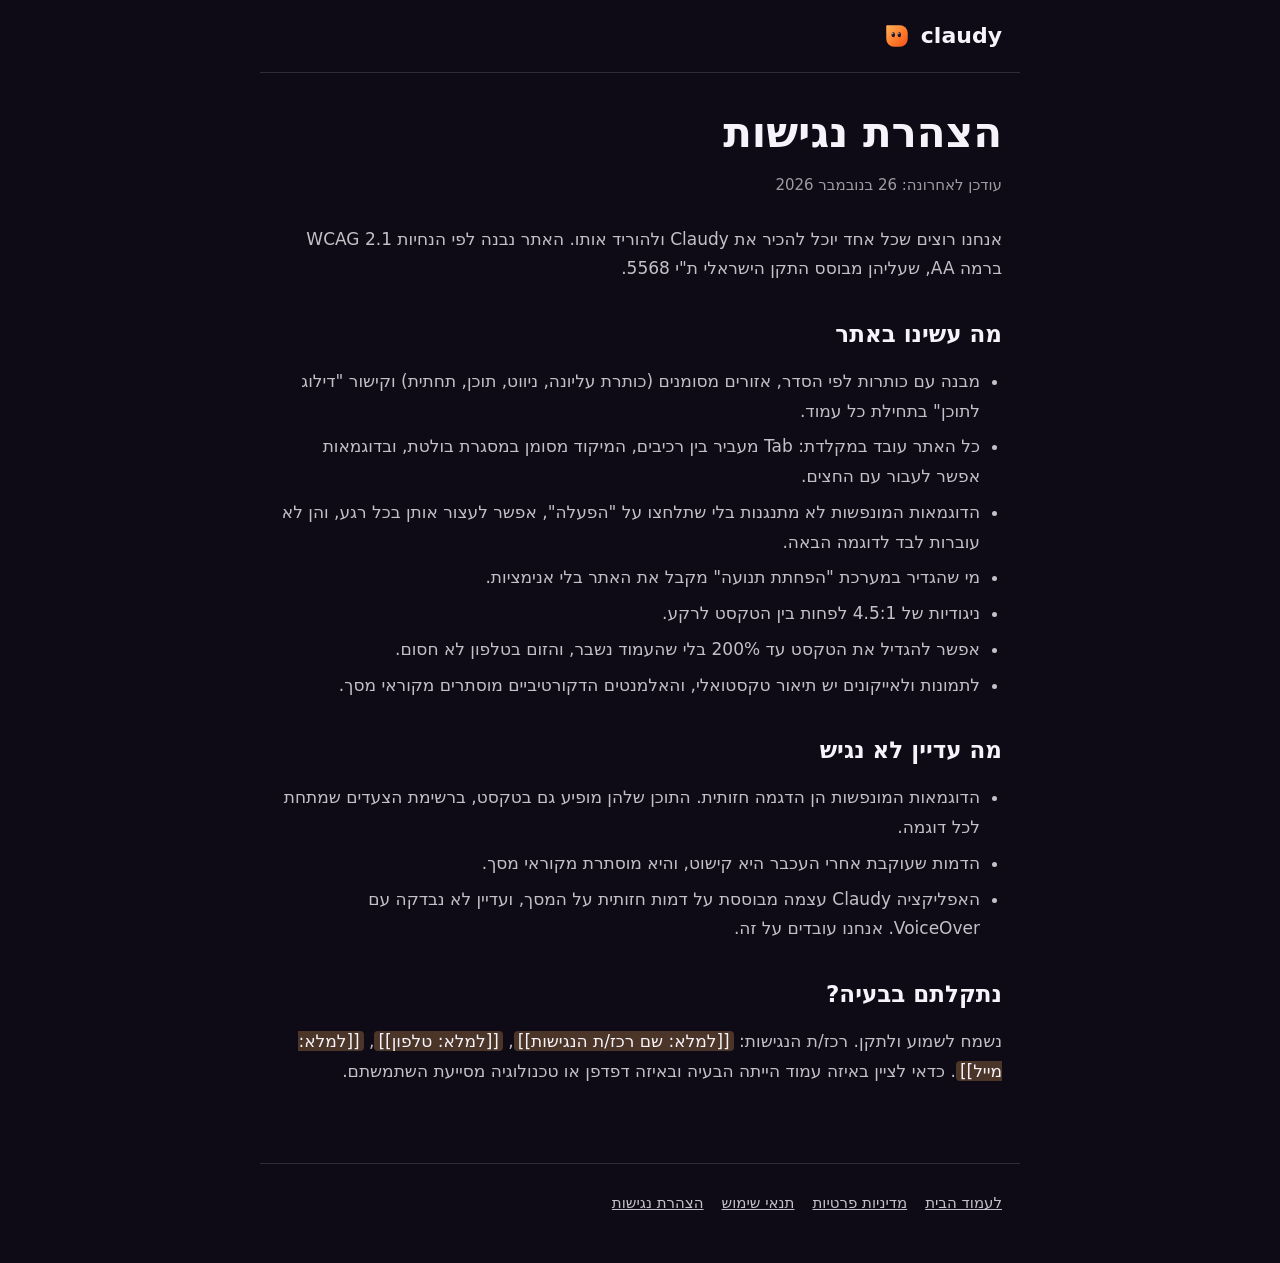
<file: accessibility.html>
<!doctype html>
<html lang="he" dir="rtl">
<head>
<meta charset="utf-8">
<meta name="viewport" content="width=device-width, initial-scale=1, viewport-fit=cover">
<meta http-equiv="Content-Security-Policy" content="default-src 'self'; style-src 'self' https://fonts.googleapis.com; font-src https://fonts.gstatic.com; img-src 'self' data:; object-src 'none'; base-uri 'self'; form-action 'none'">
<meta name="referrer" content="strict-origin-when-cross-origin">
<title>הצהרת נגישות · Claudy</title>
<meta name="description" content="מה הונגש באתר של Claudy, לפי איזה תקן, ומה עדיין לא.">
<link rel="icon" href="assets/mark.svg" type="image/svg+xml">
<link rel="apple-touch-icon" href="assets/app-icon.png">
<link rel="canonical" href="https://daelamir2002-rgb.github.io/claudy-site/accessibility.html">
<link rel="stylesheet" href="https://fonts.googleapis.com/css2?family=Fredoka:wght@600&family=IBM+Plex+Sans+Hebrew:wght@400;600&display=swap">
<link rel="stylesheet" href="assets/legal.css">
<!-- Per the Equal Rights for Persons with Disabilities (Service Accessibility Adjustments) Regulations 2013, reg. 35. DRAFT for review. -->
</head>
<body>
<a class="skip" href="#main">דילוג לתוכן</a>
<header><a href="./" aria-label="Claudy, לעמוד הבית"><img src="assets/mark.svg" alt="" width="28" height="28"><b>claudy</b></a></header>
<main id="main">
<h1>הצהרת נגישות</h1>
<p class="updated">עודכן לאחרונה: 26 בנובמבר 2026</p>

<p>אנחנו רוצים שכל אחד יוכל להכיר את Claudy ולהוריד אותו. האתר נבנה לפי הנחיות WCAG 2.1 ברמה AA, שעליהן מבוסס התקן הישראלי ת"י 5568.</p>

<h2>מה עשינו באתר</h2>
<ul>
  <li>מבנה עם כותרות לפי הסדר, אזורים מסומנים (כותרת עליונה, ניווט, תוכן, תחתית) וקישור "דילוג לתוכן" בתחילת כל עמוד.</li>
  <li>כל האתר עובד במקלדת: Tab מעביר בין רכיבים, המיקוד מסומן במסגרת בולטת, ובדוגמאות אפשר לעבור עם החצים.</li>
  <li>הדוגמאות המונפשות לא מתנגנות בלי שתלחצו על "הפעלה", אפשר לעצור אותן בכל רגע, והן לא עוברות לבד לדוגמה הבאה.</li>
  <li>מי שהגדיר במערכת "הפחתת תנועה" מקבל את האתר בלי אנימציות.</li>
  <li>ניגודיות של 4.5:1 לפחות בין הטקסט לרקע.</li>
  <li>אפשר להגדיל את הטקסט עד 200% בלי שהעמוד נשבר, והזום בטלפון לא חסום.</li>
  <li>לתמונות ולאייקונים יש תיאור טקסטואלי, והאלמנטים הדקורטיביים מוסתרים מקוראי מסך.</li>
</ul>

<h2>מה עדיין לא נגיש</h2>
<ul>
  <li>הדוגמאות המונפשות הן הדגמה חזותית. התוכן שלהן מופיע גם בטקסט, ברשימת הצעדים שמתחת לכל דוגמה.</li>
  <li>הדמות שעוקבת אחרי העכבר היא קישוט, והיא מוסתרת מקוראי מסך.</li>
  <li>האפליקציה Claudy עצמה מבוססת על דמות חזותית על המסך, ועדיין לא נבדקה עם VoiceOver. אנחנו עובדים על זה.</li>
</ul>

<h2>נתקלתם בבעיה?</h2>
<p>נשמח לשמוע ולתקן. רכז/ת הנגישות: <mark>[[למלא: שם רכז/ת הנגישות]]</mark>, <mark>[[למלא: טלפון]]</mark>, <mark>[[למלא: מייל]]</mark>. כדאי לציין באיזה עמוד הייתה הבעיה ובאיזה דפדפן או טכנולוגיה מסייעת השתמשתם.</p>
</main>
<footer>
  <a href="./">לעמוד הבית</a><a href="privacy.html">מדיניות פרטיות</a><a href="terms.html">תנאי שימוש</a><a href="accessibility.html" aria-current="page">הצהרת נגישות</a>
</footer>
</body>
</html>
</file>
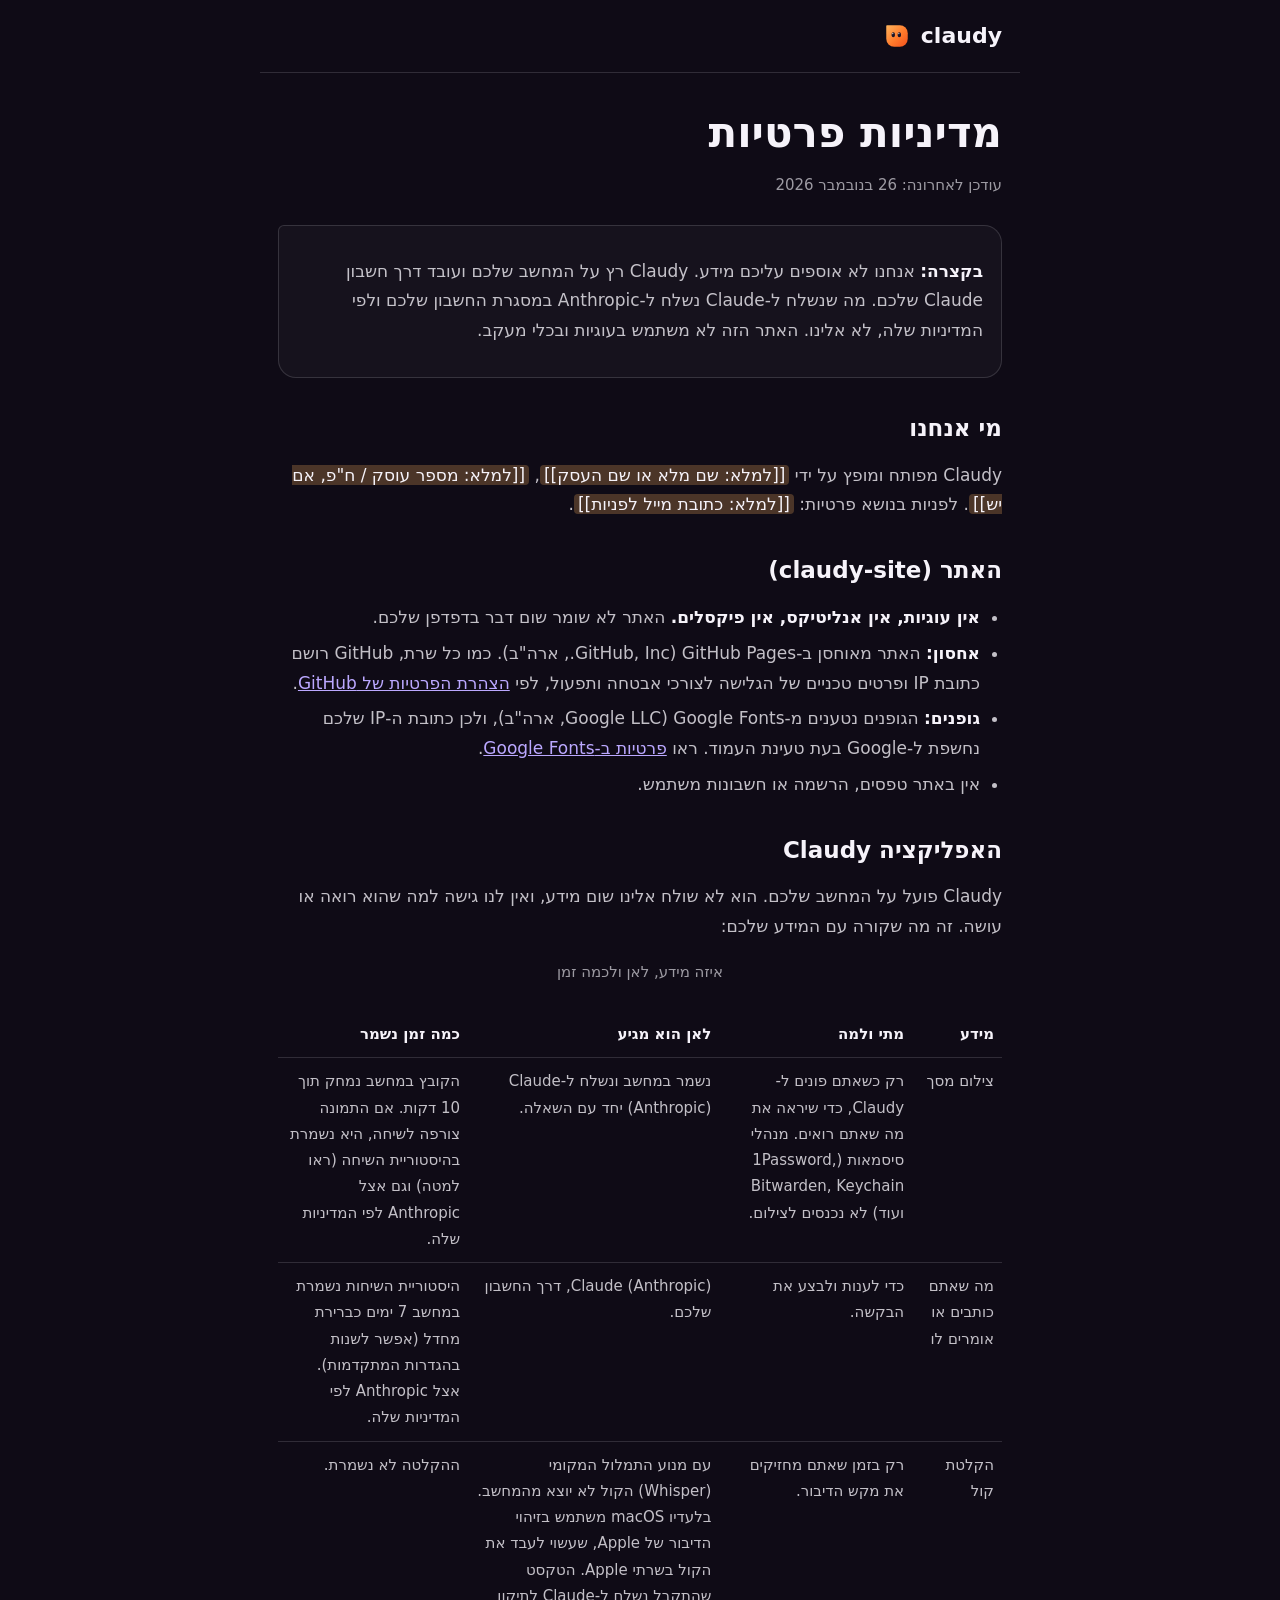
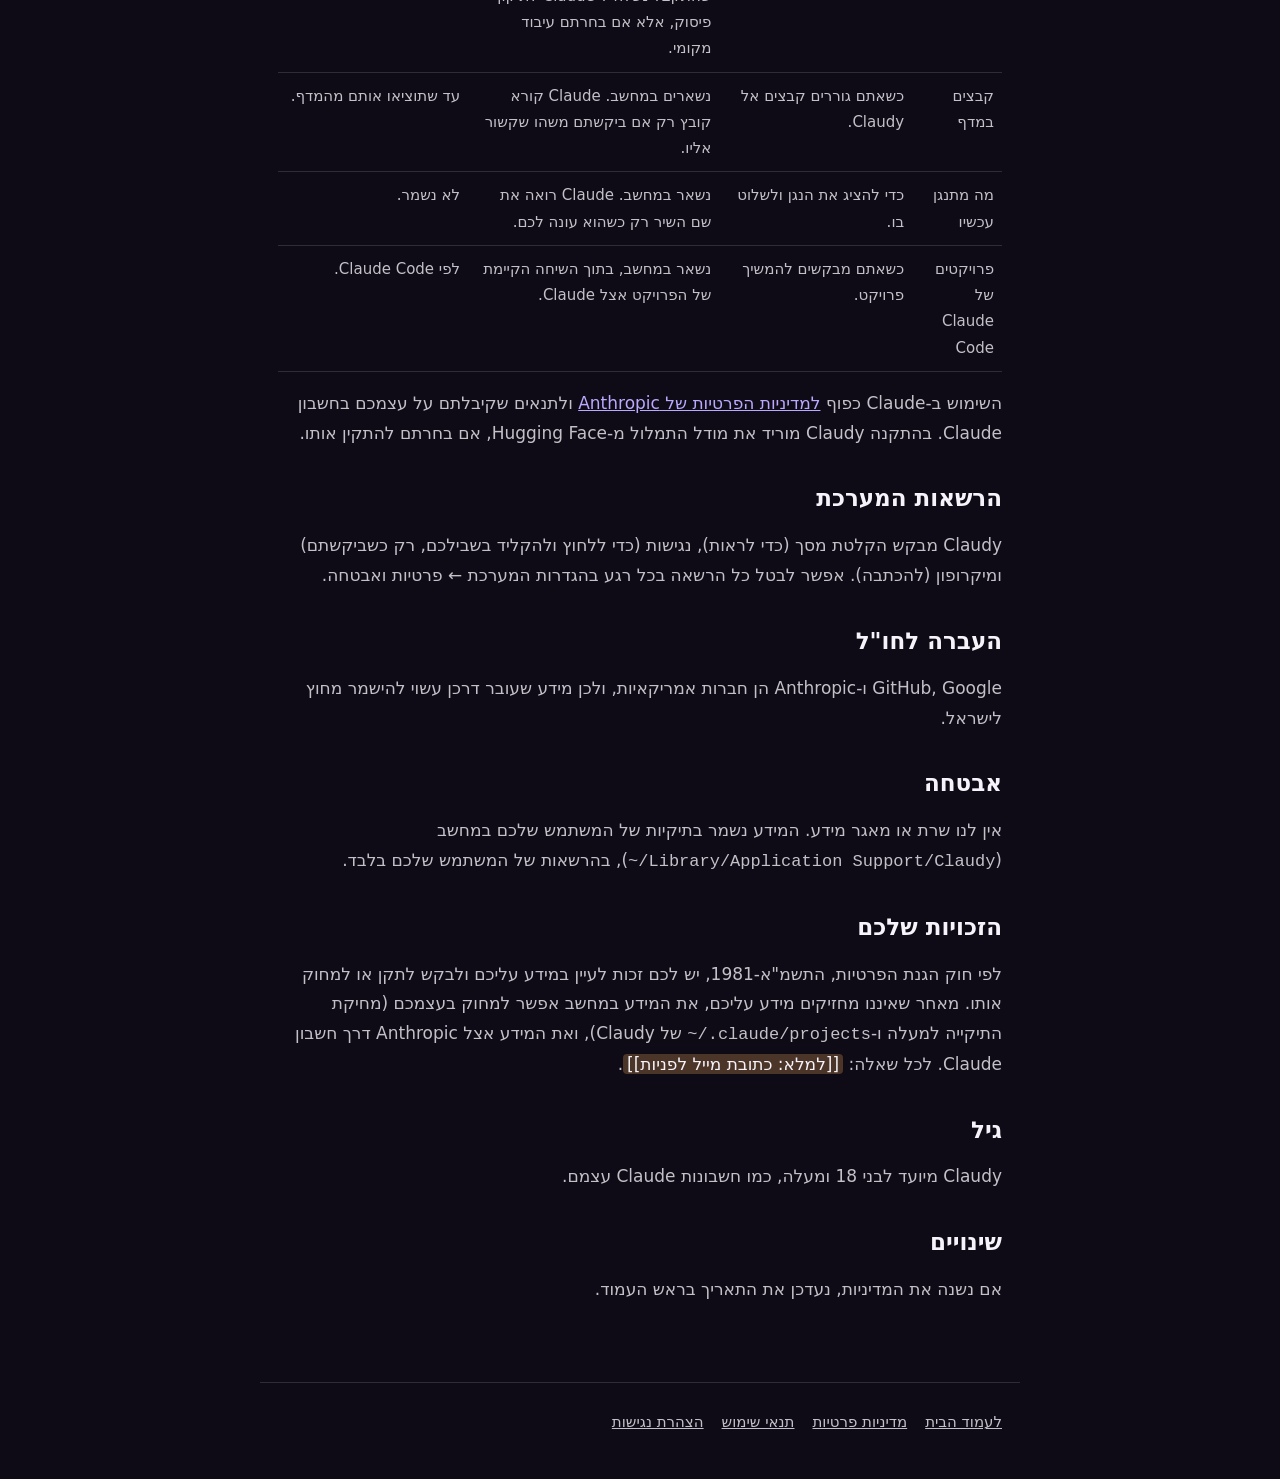
<file: privacy.html>
<!doctype html>
<html lang="he" dir="rtl">
<head>
<meta charset="utf-8">
<meta name="viewport" content="width=device-width, initial-scale=1, viewport-fit=cover">
<meta http-equiv="Content-Security-Policy" content="default-src 'self'; style-src 'self' https://fonts.googleapis.com; font-src https://fonts.gstatic.com; img-src 'self' data:; object-src 'none'; base-uri 'self'; form-action 'none'">
<meta name="referrer" content="strict-origin-when-cross-origin">
<title>מדיניות פרטיות · Claudy</title>
<meta name="description" content="איזה מידע Claudy והאתר שלו מעבדים, איפה הוא נשמר ומה הזכויות שלכם.">
<link rel="icon" href="assets/mark.svg" type="image/svg+xml">
<link rel="apple-touch-icon" href="assets/app-icon.png">
<link rel="canonical" href="https://daelamir2002-rgb.github.io/claudy-site/privacy.html">
<link rel="stylesheet" href="https://fonts.googleapis.com/css2?family=Fredoka:wght@600&family=IBM+Plex+Sans+Hebrew:wght@400;600&display=swap">
<link rel="stylesheet" href="assets/legal.css">
<!-- DRAFT for legal review (Israeli Privacy Protection Law 1981 incl. Amendment 13). Not legal advice. -->
</head>
<body>
<a class="skip" href="#main">דילוג לתוכן</a>
<header><a href="./" aria-label="Claudy, לעמוד הבית"><img src="assets/mark.svg" alt="" width="28" height="28"><b>claudy</b></a></header>
<main id="main">
<h1>מדיניות פרטיות</h1>
<p class="updated">עודכן לאחרונה: 26 בנובמבר 2026</p>

<div class="note"><p><strong>בקצרה:</strong> אנחנו לא אוספים עליכם מידע. Claudy רץ על המחשב שלכם ועובד דרך חשבון Claude שלכם. מה שנשלח ל-Claude נשלח ל-Anthropic במסגרת החשבון שלכם ולפי המדיניות שלה, לא אלינו. האתר הזה לא משתמש בעוגיות ובכלי מעקב.</p></div>

<h2>מי אנחנו</h2>
<p>Claudy מפותח ומופץ על ידי <mark>[[למלא: שם מלא או שם העסק]]</mark>, <mark>[[למלא: מספר עוסק / ח"פ, אם יש]]</mark>. לפניות בנושא פרטיות: <mark>[[למלא: כתובת מייל לפניות]]</mark>.</p>

<h2>האתר (claudy-site)</h2>
<ul>
  <li><strong>אין עוגיות, אין אנליטיקס, אין פיקסלים.</strong> האתר לא שומר שום דבר בדפדפן שלכם.</li>
  <li><strong>אחסון:</strong> האתר מאוחסן ב-GitHub Pages (GitHub, Inc., ארה"ב). כמו כל שרת, GitHub רושם כתובת IP ופרטים טכניים של הגלישה לצורכי אבטחה ותפעול, לפי <a href="https://docs.github.com/site-policy/privacy-policies/github-general-privacy-statement" rel="noopener" target="_blank">הצהרת הפרטיות של GitHub</a>.</li>
  <li><strong>גופנים:</strong> הגופנים נטענים מ-Google Fonts (Google LLC, ארה"ב), ולכן כתובת ה-IP שלכם נחשפת ל-Google בעת טעינת העמוד. ראו <a href="https://developers.google.com/fonts/faq/privacy" rel="noopener" target="_blank">פרטיות ב-Google Fonts</a>.</li>
  <li>אין באתר טפסים, הרשמה או חשבונות משתמש.</li>
</ul>

<h2>האפליקציה Claudy</h2>
<p>Claudy פועל על המחשב שלכם. הוא לא שולח אלינו שום מידע, ואין לנו גישה למה שהוא רואה או עושה. זה מה שקורה עם המידע שלכם:</p>
<div class="tbl"><table>
  <caption class="updated" style="text-align:start">איזה מידע, לאן ולכמה זמן</caption>
  <thead><tr><th scope="col">מידע</th><th scope="col">מתי ולמה</th><th scope="col">לאן הוא מגיע</th><th scope="col">כמה זמן נשמר</th></tr></thead>
  <tbody>
    <tr><td>צילום מסך</td><td>רק כשאתם פונים ל-Claudy, כדי שיראה את מה שאתם רואים. מנהלי סיסמאות (1Password, Bitwarden, Keychain ועוד) לא נכנסים לצילום.</td><td>נשמר במחשב ונשלח ל-Claude (Anthropic) יחד עם השאלה.</td><td>הקובץ במחשב נמחק תוך 10 דקות. אם התמונה צורפה לשיחה, היא נשמרת בהיסטוריית השיחה (ראו למטה) וגם אצל Anthropic לפי המדיניות שלה.</td></tr>
    <tr><td>מה שאתם כותבים או אומרים לו</td><td>כדי לענות ולבצע את הבקשה.</td><td>Claude (Anthropic), דרך החשבון שלכם.</td><td>היסטוריית השיחות נשמרת במחשב 7 ימים כברירת מחדל (אפשר לשנות בהגדרות המתקדמות). אצל Anthropic לפי המדיניות שלה.</td></tr>
    <tr><td>הקלטת קול</td><td>רק בזמן שאתם מחזיקים את מקש הדיבור.</td><td>עם מנוע התמלול המקומי (Whisper) הקול לא יוצא מהמחשב. בלעדיו macOS משתמש בזיהוי הדיבור של Apple, שעשוי לעבד את הקול בשרתי Apple. הטקסט שהתקבל נשלח ל-Claude לתיקון פיסוק, אלא אם בחרתם עיבוד מקומי.</td><td>ההקלטה לא נשמרת.</td></tr>
    <tr><td>קבצים במדף</td><td>כשאתם גוררים קבצים אל Claudy.</td><td>נשארים במחשב. Claude קורא קובץ רק אם ביקשתם משהו שקשור אליו.</td><td>עד שתוציאו אותם מהמדף.</td></tr>
    <tr><td>מה מתנגן עכשיו</td><td>כדי להציג את הנגן ולשלוט בו.</td><td>נשאר במחשב. Claude רואה את שם השיר רק כשהוא עונה לכם.</td><td>לא נשמר.</td></tr>
    <tr><td>פרויקטים של Claude Code</td><td>כשאתם מבקשים להמשיך פרויקט.</td><td>נשאר במחשב, בתוך השיחה הקיימת של הפרויקט אצל Claude.</td><td>לפי Claude Code.</td></tr>
  </tbody>
</table></div>
<p>השימוש ב-Claude כפוף <a href="https://www.anthropic.com/legal/privacy" rel="noopener" target="_blank">למדיניות הפרטיות של Anthropic</a> ולתנאים שקיבלתם על עצמכם בחשבון Claude. בהתקנה Claudy מוריד את מודל התמלול מ-Hugging Face, אם בחרתם להתקין אותו.</p>

<h2>הרשאות המערכת</h2>
<p>Claudy מבקש הקלטת מסך (כדי לראות), נגישות (כדי ללחוץ ולהקליד בשבילכם, רק כשביקשתם) ומיקרופון (להכתבה). אפשר לבטל כל הרשאה בכל רגע בהגדרות המערכת ← פרטיות ואבטחה.</p>

<h2>העברה לחו"ל</h2>
<p>GitHub, Google ו-Anthropic הן חברות אמריקאיות, ולכן מידע שעובר דרכן עשוי להישמר מחוץ לישראל.</p>

<h2>אבטחה</h2>
<p>אין לנו שרת או מאגר מידע. המידע נשמר בתיקיות של המשתמש שלכם במחשב (<code dir="ltr">~/Library/Application Support/Claudy</code>), בהרשאות של המשתמש שלכם בלבד.</p>

<h2>הזכויות שלכם</h2>
<p>לפי חוק הגנת הפרטיות, התשמ"א-1981, יש לכם זכות לעיין במידע עליכם ולבקש לתקן או למחוק אותו. מאחר שאיננו מחזיקים מידע עליכם, את המידע במחשב אפשר למחוק בעצמכם (מחיקת התיקייה למעלה ו-<code dir="ltr">~/.claude/projects</code> של Claudy), ואת המידע אצל Anthropic דרך חשבון Claude. לכל שאלה: <mark>[[למלא: כתובת מייל לפניות]]</mark>.</p>

<h2>גיל</h2>
<p>Claudy מיועד לבני 18 ומעלה, כמו חשבונות Claude עצמם.</p>

<h2>שינויים</h2>
<p>אם נשנה את המדיניות, נעדכן את התאריך בראש העמוד.</p>
</main>
<footer>
  <a href="./">לעמוד הבית</a><a href="privacy.html" aria-current="page">מדיניות פרטיות</a><a href="terms.html">תנאי שימוש</a><a href="accessibility.html">הצהרת נגישות</a>
</footer>
</body>
</html>
</file>
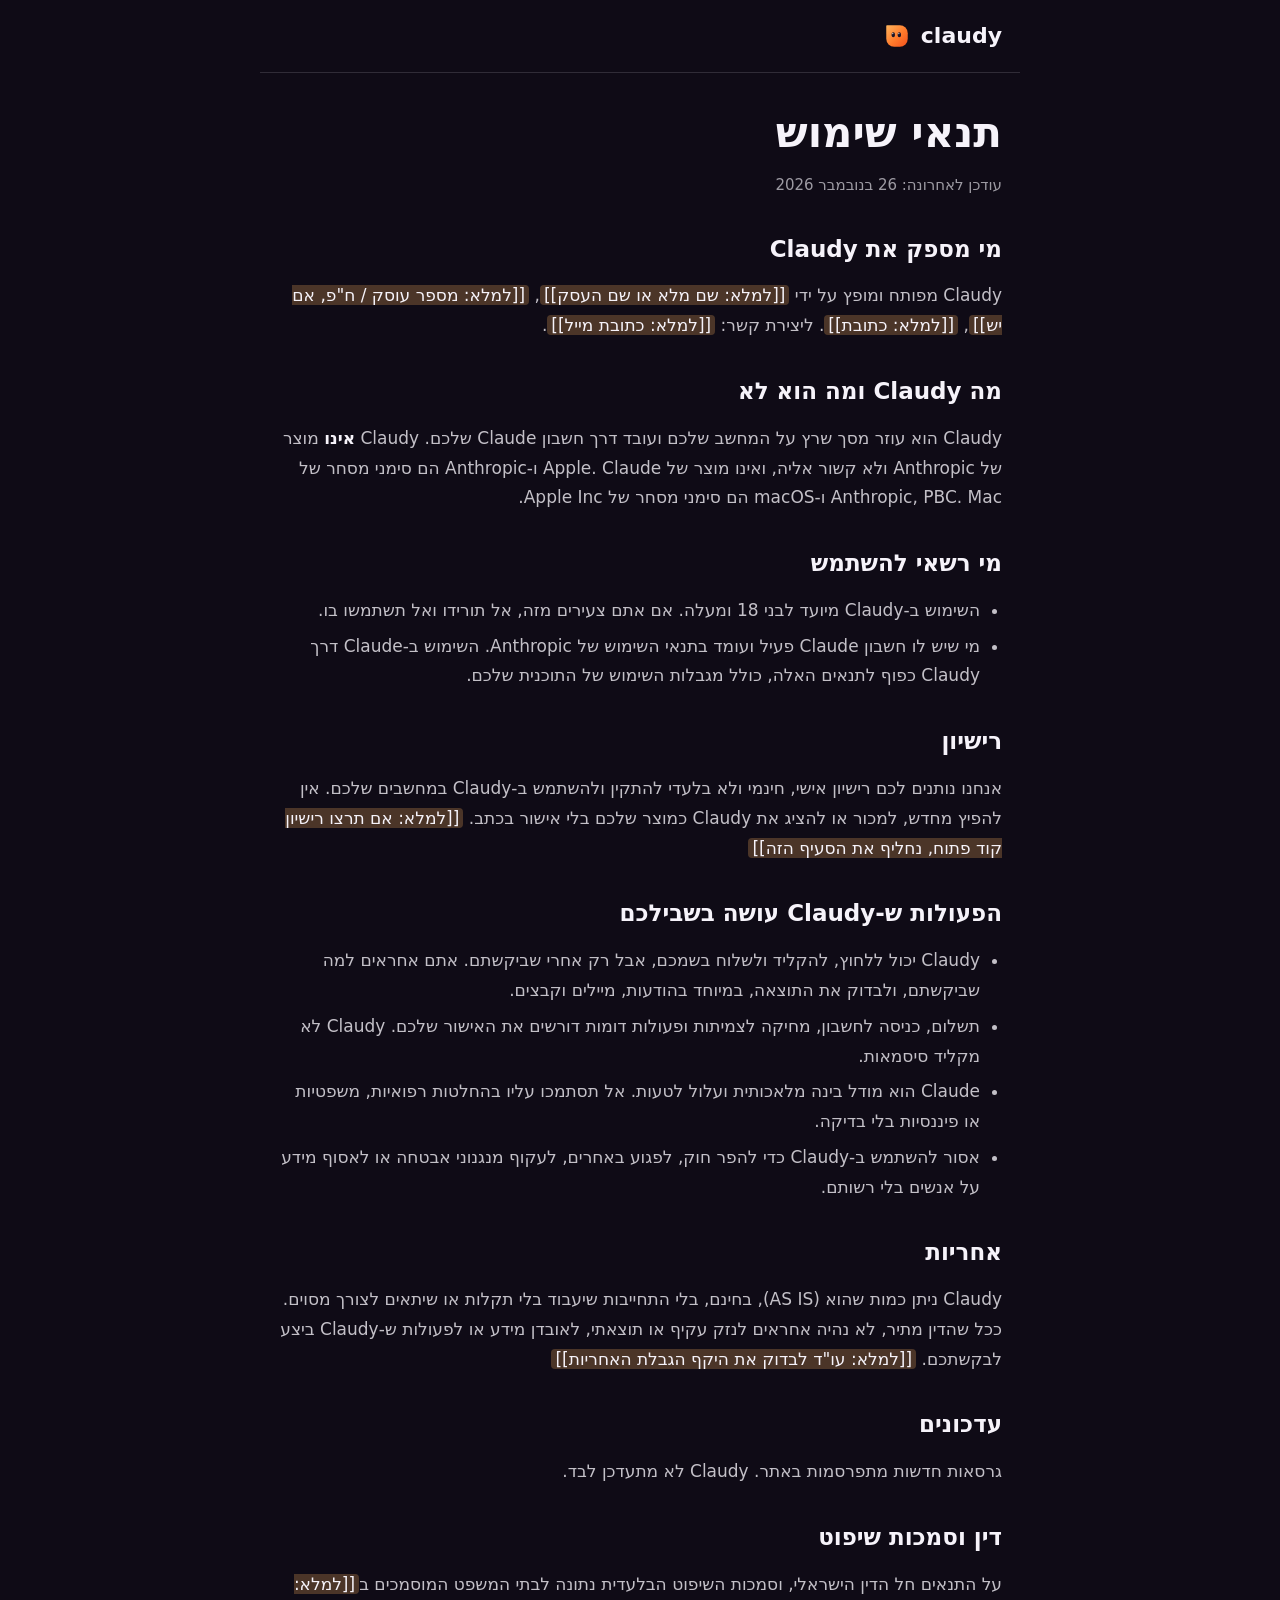
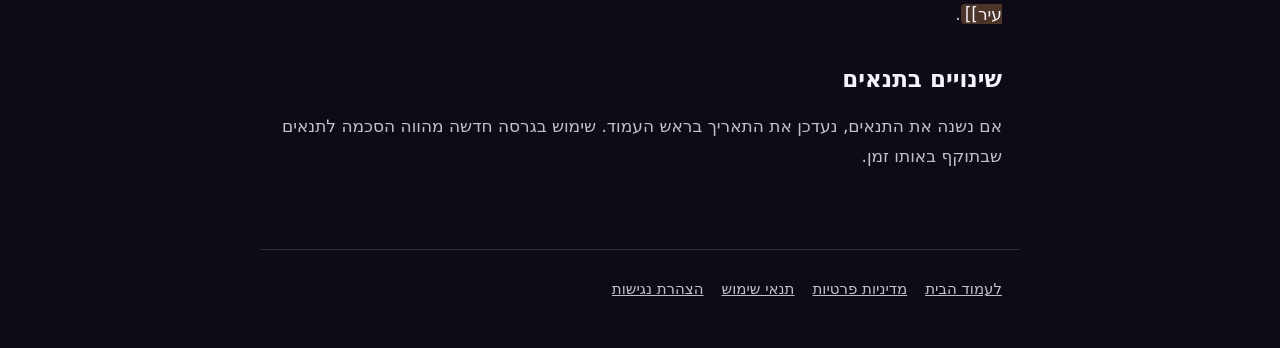
<file: terms.html>
<!doctype html>
<html lang="he" dir="rtl">
<head>
<meta charset="utf-8">
<meta name="viewport" content="width=device-width, initial-scale=1, viewport-fit=cover">
<meta http-equiv="Content-Security-Policy" content="default-src 'self'; style-src 'self' https://fonts.googleapis.com; font-src https://fonts.gstatic.com; img-src 'self' data:; object-src 'none'; base-uri 'self'; form-action 'none'">
<meta name="referrer" content="strict-origin-when-cross-origin">
<title>תנאי שימוש · Claudy</title>
<meta name="description" content="התנאים לשימוש ב-Claudy ובאתר שלו.">
<link rel="icon" href="assets/mark.svg" type="image/svg+xml">
<link rel="apple-touch-icon" href="assets/app-icon.png">
<link rel="canonical" href="https://daelamir2002-rgb.github.io/claudy-site/terms.html">
<link rel="stylesheet" href="https://fonts.googleapis.com/css2?family=Fredoka:wght@600&family=IBM+Plex+Sans+Hebrew:wght@400;600&display=swap">
<link rel="stylesheet" href="assets/legal.css">
<!-- DRAFT for legal review. Not legal advice. -->
</head>
<body>
<a class="skip" href="#main">דילוג לתוכן</a>
<header><a href="./" aria-label="Claudy, לעמוד הבית"><img src="assets/mark.svg" alt="" width="28" height="28"><b>claudy</b></a></header>
<main id="main">
<h1>תנאי שימוש</h1>
<p class="updated">עודכן לאחרונה: 26 בנובמבר 2026</p>

<h2>מי מספק את Claudy</h2>
<p>Claudy מפותח ומופץ על ידי <mark>[[למלא: שם מלא או שם העסק]]</mark>, <mark>[[למלא: מספר עוסק / ח"פ, אם יש]]</mark>, <mark>[[למלא: כתובת]]</mark>. ליצירת קשר: <mark>[[למלא: כתובת מייל]]</mark>.</p>

<h2>מה Claudy ומה הוא לא</h2>
<p>Claudy הוא עוזר מסך שרץ על המחשב שלכם ועובד דרך חשבון Claude שלכם. Claudy <strong>אינו</strong> מוצר של Anthropic ולא קשור אליה, ואינו מוצר של Apple. Claude ו-Anthropic הם סימני מסחר של Anthropic, PBC. Mac ו-macOS הם סימני מסחר של Apple Inc.</p>

<h2>מי רשאי להשתמש</h2>
<ul>
  <li>השימוש ב-Claudy מיועד לבני 18 ומעלה. אם אתם צעירים מזה, אל תורידו ואל תשתמשו בו.</li>
  <li>מי שיש לו חשבון Claude פעיל ועומד בתנאי השימוש של Anthropic. השימוש ב-Claude דרך Claudy כפוף לתנאים האלה, כולל מגבלות השימוש של התוכנית שלכם.</li>
</ul>

<h2>רישיון</h2>
<p>אנחנו נותנים לכם רישיון אישי, חינמי ולא בלעדי להתקין ולהשתמש ב-Claudy במחשבים שלכם. אין להפיץ מחדש, למכור או להציג את Claudy כמוצר שלכם בלי אישור בכתב. <mark>[[למלא: אם תרצו רישיון קוד פתוח, נחליף את הסעיף הזה]]</mark></p>

<h2>הפעולות ש-Claudy עושה בשבילכם</h2>
<ul>
  <li>Claudy יכול ללחוץ, להקליד ולשלוח בשמכם, אבל רק אחרי שביקשתם. אתם אחראים למה שביקשתם, ולבדוק את התוצאה, במיוחד בהודעות, מיילים וקבצים.</li>
  <li>תשלום, כניסה לחשבון, מחיקה לצמיתות ופעולות דומות דורשים את האישור שלכם. Claudy לא מקליד סיסמאות.</li>
  <li>Claude הוא מודל בינה מלאכותית ועלול לטעות. אל תסתמכו עליו בהחלטות רפואיות, משפטיות או פיננסיות בלי בדיקה.</li>
  <li>אסור להשתמש ב-Claudy כדי להפר חוק, לפגוע באחרים, לעקוף מנגנוני אבטחה או לאסוף מידע על אנשים בלי רשותם.</li>
</ul>

<h2>אחריות</h2>
<p>Claudy ניתן כמות שהוא (AS IS), בחינם, בלי התחייבות שיעבוד בלי תקלות או שיתאים לצורך מסוים. ככל שהדין מתיר, לא נהיה אחראים לנזק עקיף או תוצאתי, לאובדן מידע או לפעולות ש-Claudy ביצע לבקשתכם. <mark>[[למלא: עו"ד לבדוק את היקף הגבלת האחריות]]</mark></p>

<h2>עדכונים</h2>
<p>גרסאות חדשות מתפרסמות באתר. Claudy לא מתעדכן לבד.</p>

<h2>דין וסמכות שיפוט</h2>
<p>על התנאים חל הדין הישראלי, וסמכות השיפוט הבלעדית נתונה לבתי המשפט המוסמכים ב<mark>[[למלא: עיר]]</mark>.</p>

<h2>שינויים בתנאים</h2>
<p>אם נשנה את התנאים, נעדכן את התאריך בראש העמוד. שימוש בגרסה חדשה מהווה הסכמה לתנאים שבתוקף באותו זמן.</p>
</main>
<footer>
  <a href="./">לעמוד הבית</a><a href="privacy.html">מדיניות פרטיות</a><a href="terms.html" aria-current="page">תנאי שימוש</a><a href="accessibility.html">הצהרת נגישות</a>
</footer>
</body>
</html>
</file>
<file: assets/legal.css>
/* Shared look for the legal pages (privacy, terms, accessibility): plain reading pages in the Claudy palette. */
:root {
  --night: #0F0B16; --plum: #1B1426; --mist: #F6F3FA; --mist-2: rgba(246, 243, 250, .78); --mist-3: rgba(246, 243, 250, .62);
  --line: rgba(246, 243, 250, .14); --ember: #FF7A2B; --ember-hi: #FFB45C; --lilac: #BBA8FF;
  --f-display: "Fredoka", ui-rounded, "SF Pro Rounded", system-ui, sans-serif;
  --f-body: "IBM Plex Sans Hebrew", -apple-system, "Segoe UI", system-ui, sans-serif;
  color-scheme: dark;
}
* { box-sizing: border-box; }
body { margin: 0; background: var(--night); color: var(--mist); font: 17px/1.75 var(--f-body); -webkit-font-smoothing: antialiased; }
.skip { position: absolute; inset-inline-start: 12px; top: -60px; z-index: 50; background: var(--ember); color: var(--plum); padding: 10px 16px; border-radius: 10px; font-weight: 600; text-decoration: none; }
.skip:focus { top: 12px; }
header, main, footer { max-width: 760px; margin: 0 auto; padding-left: max(18px, env(safe-area-inset-left, 0px)); padding-right: max(18px, env(safe-area-inset-right, 0px)); }
header { padding-block: 22px; display: flex; align-items: center; gap: 12px; border-bottom: 1px solid var(--line); }
header a { display: flex; align-items: center; gap: 10px; color: var(--mist); text-decoration: none; direction: ltr; }
header svg { width: 28px; height: 28px; }
header b { font: 600 22px/1 var(--f-display); }
main { padding-block: 36px 60px; }
h1 { font: 600 clamp(30px, 5vw, 42px)/1.15 var(--f-display); margin: 0 0 8px; text-wrap: balance; }
h2 { font: 600 23px/1.3 var(--f-display); margin: 36px 0 8px; }
p, li { color: var(--mist-2); }
ul { padding-inline-start: 22px; }
li { margin: 6px 0; }
strong { color: var(--mist); }
a { color: var(--lilac); }
a:focus-visible { outline: 2px solid var(--ember-hi); outline-offset: 3px; border-radius: 3px; }
.updated { color: var(--mist-3); font-size: 15px; margin-bottom: 26px; }
.note { border: 1px solid var(--line); border-radius: 6px 18px 18px 18px; padding: 14px 18px; background: rgba(255, 255, 255, .03); }
table { width: 100%; border-collapse: collapse; font-size: 15px; }
th, td { text-align: start; padding: 10px 8px; border-bottom: 1px solid var(--line); vertical-align: top; color: var(--mist-2); }
th { color: var(--mist); font-weight: 600; }
.tbl { overflow-x: auto; }
footer { padding-block: 26px 46px; border-top: 1px solid var(--line); color: var(--mist-3); font-size: 15px; display: flex; flex-wrap: wrap; gap: 8px 18px; }
footer a { color: var(--mist-2); }
mark { background: rgba(255, 180, 92, .25); color: var(--mist); padding: 0 4px; border-radius: 4px; }
</file>
